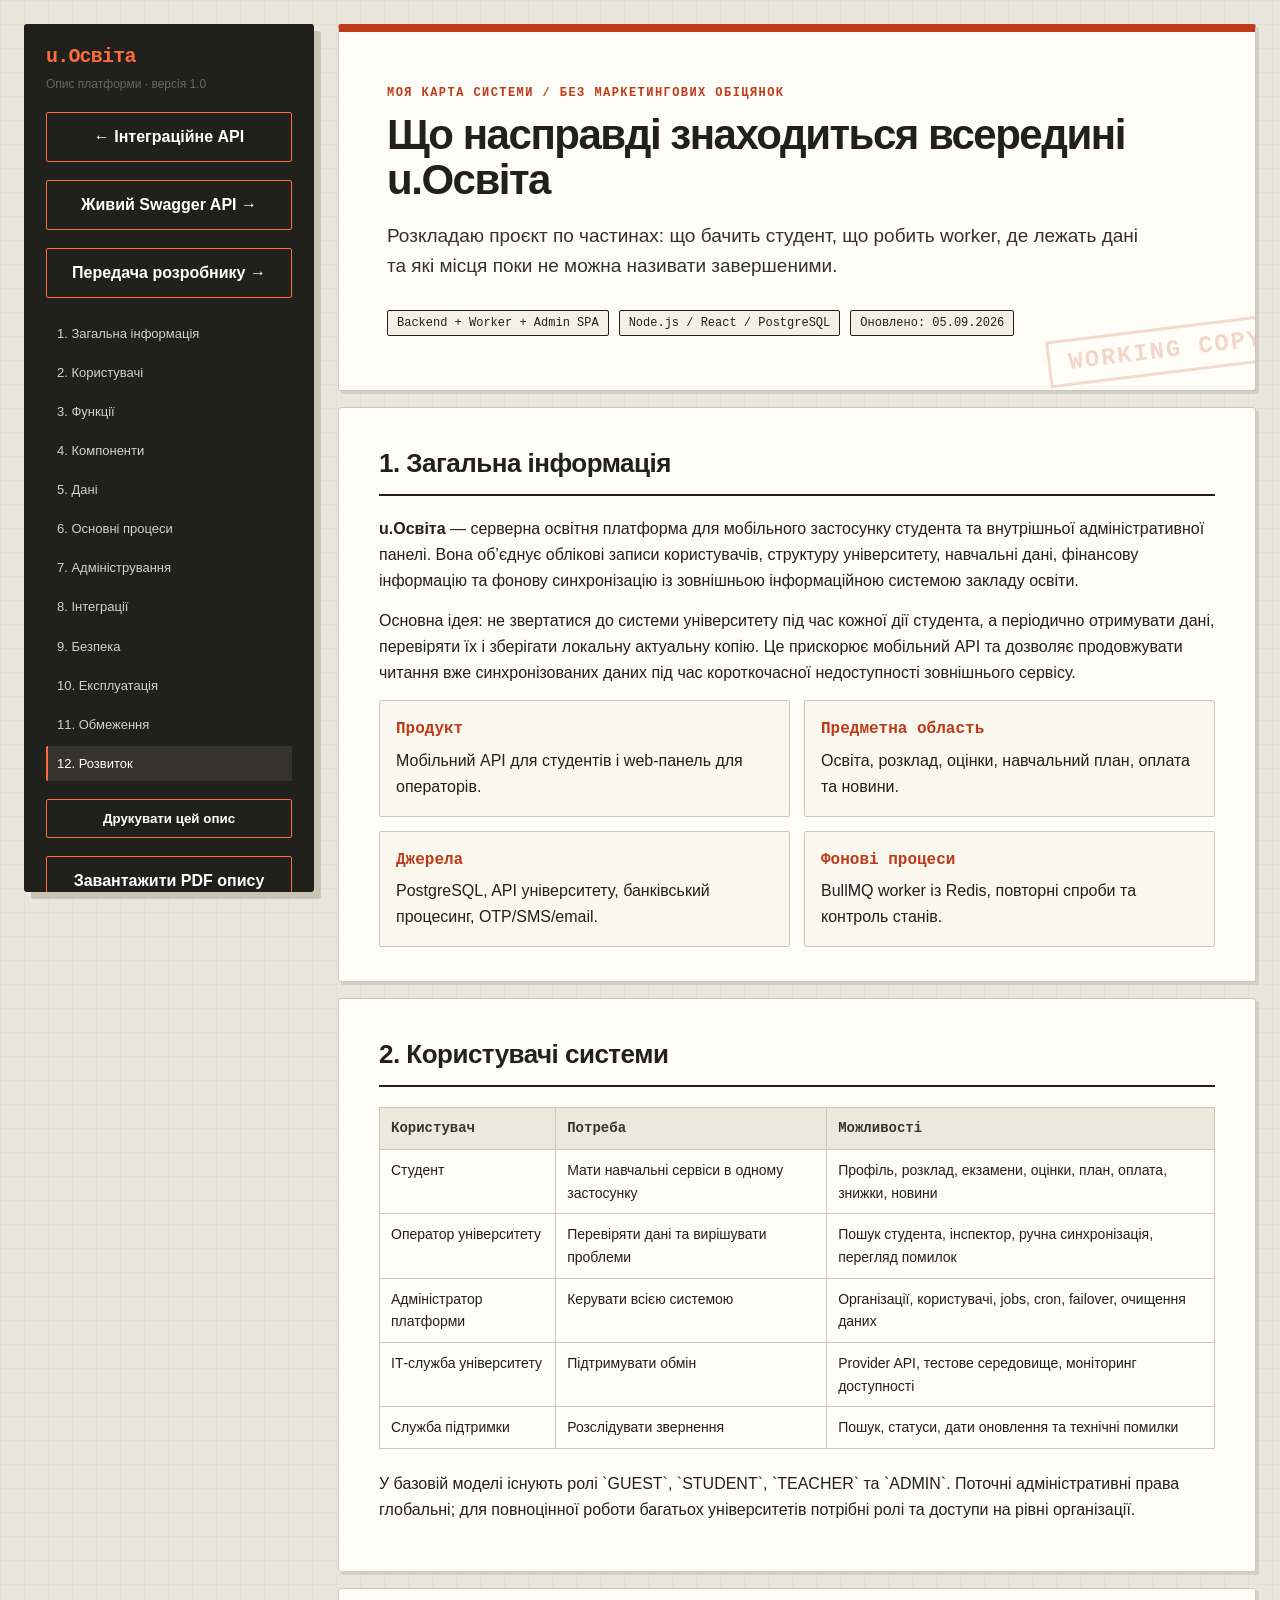
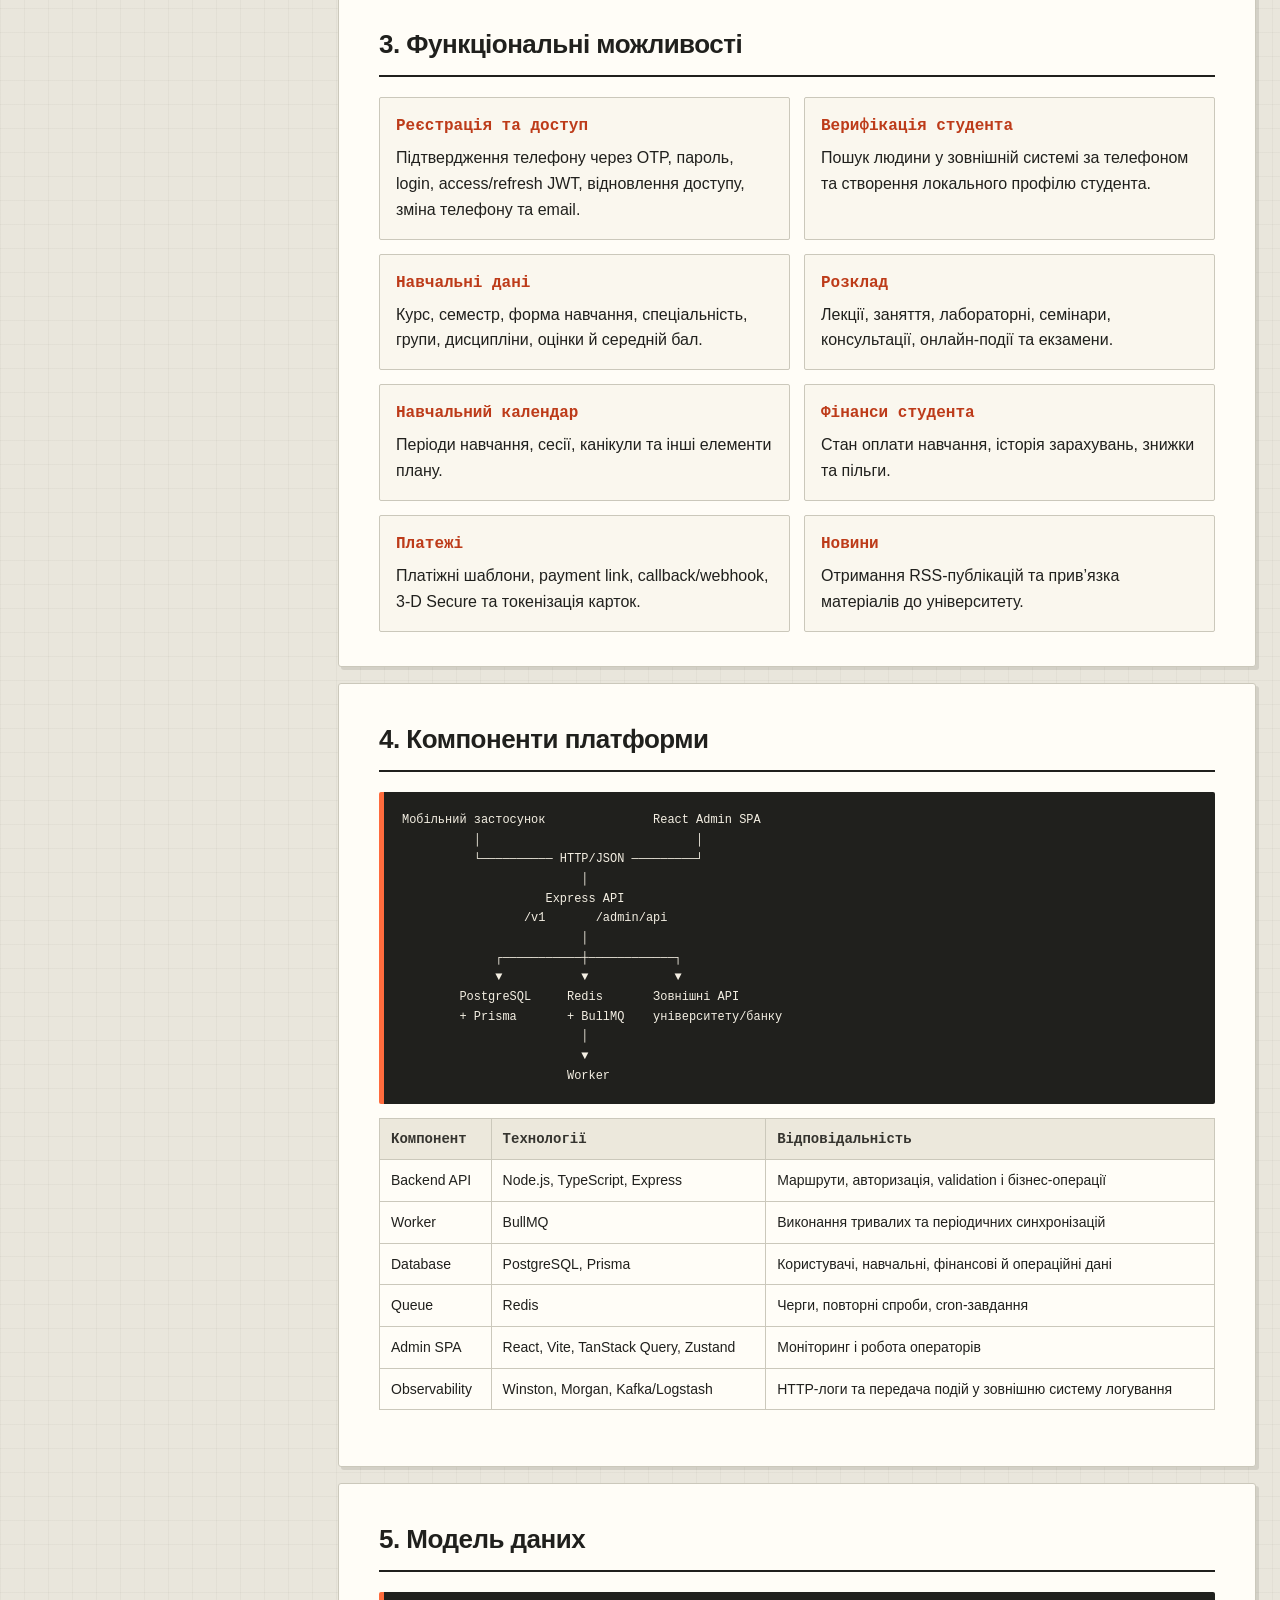
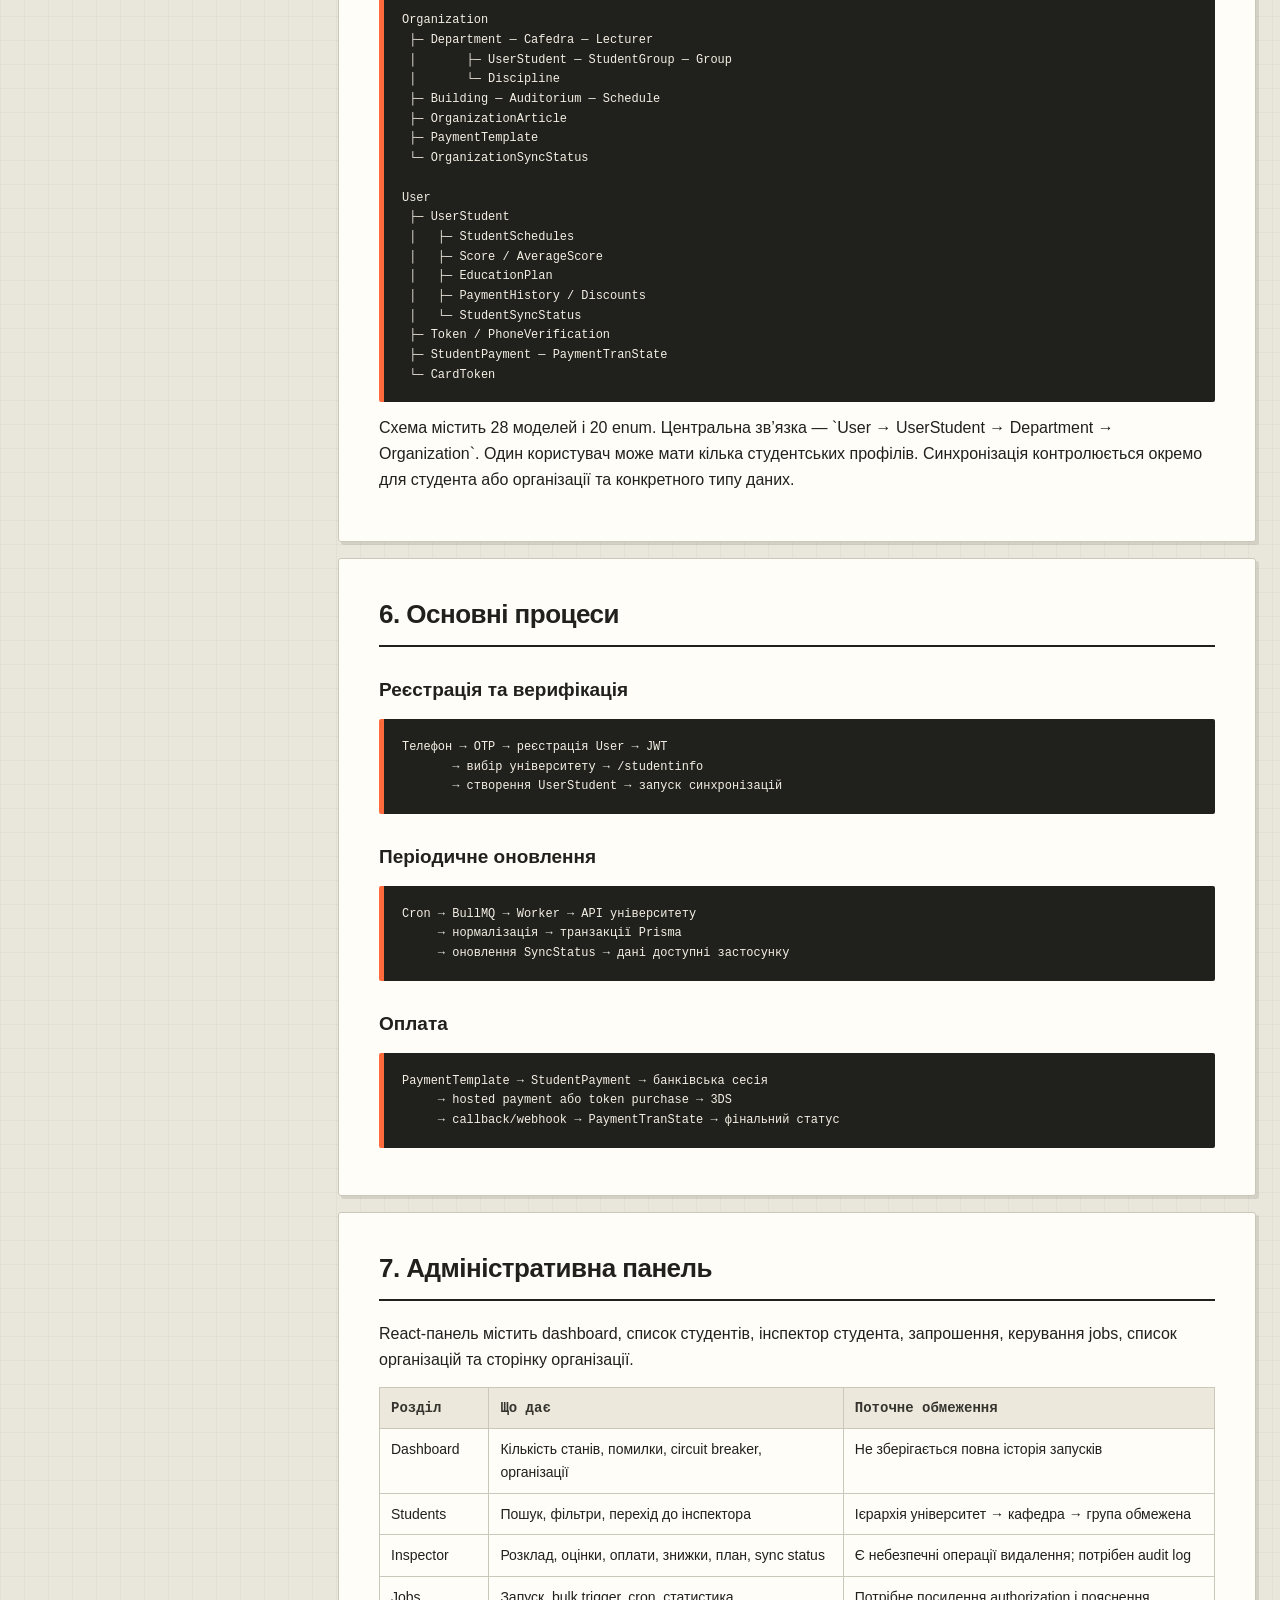
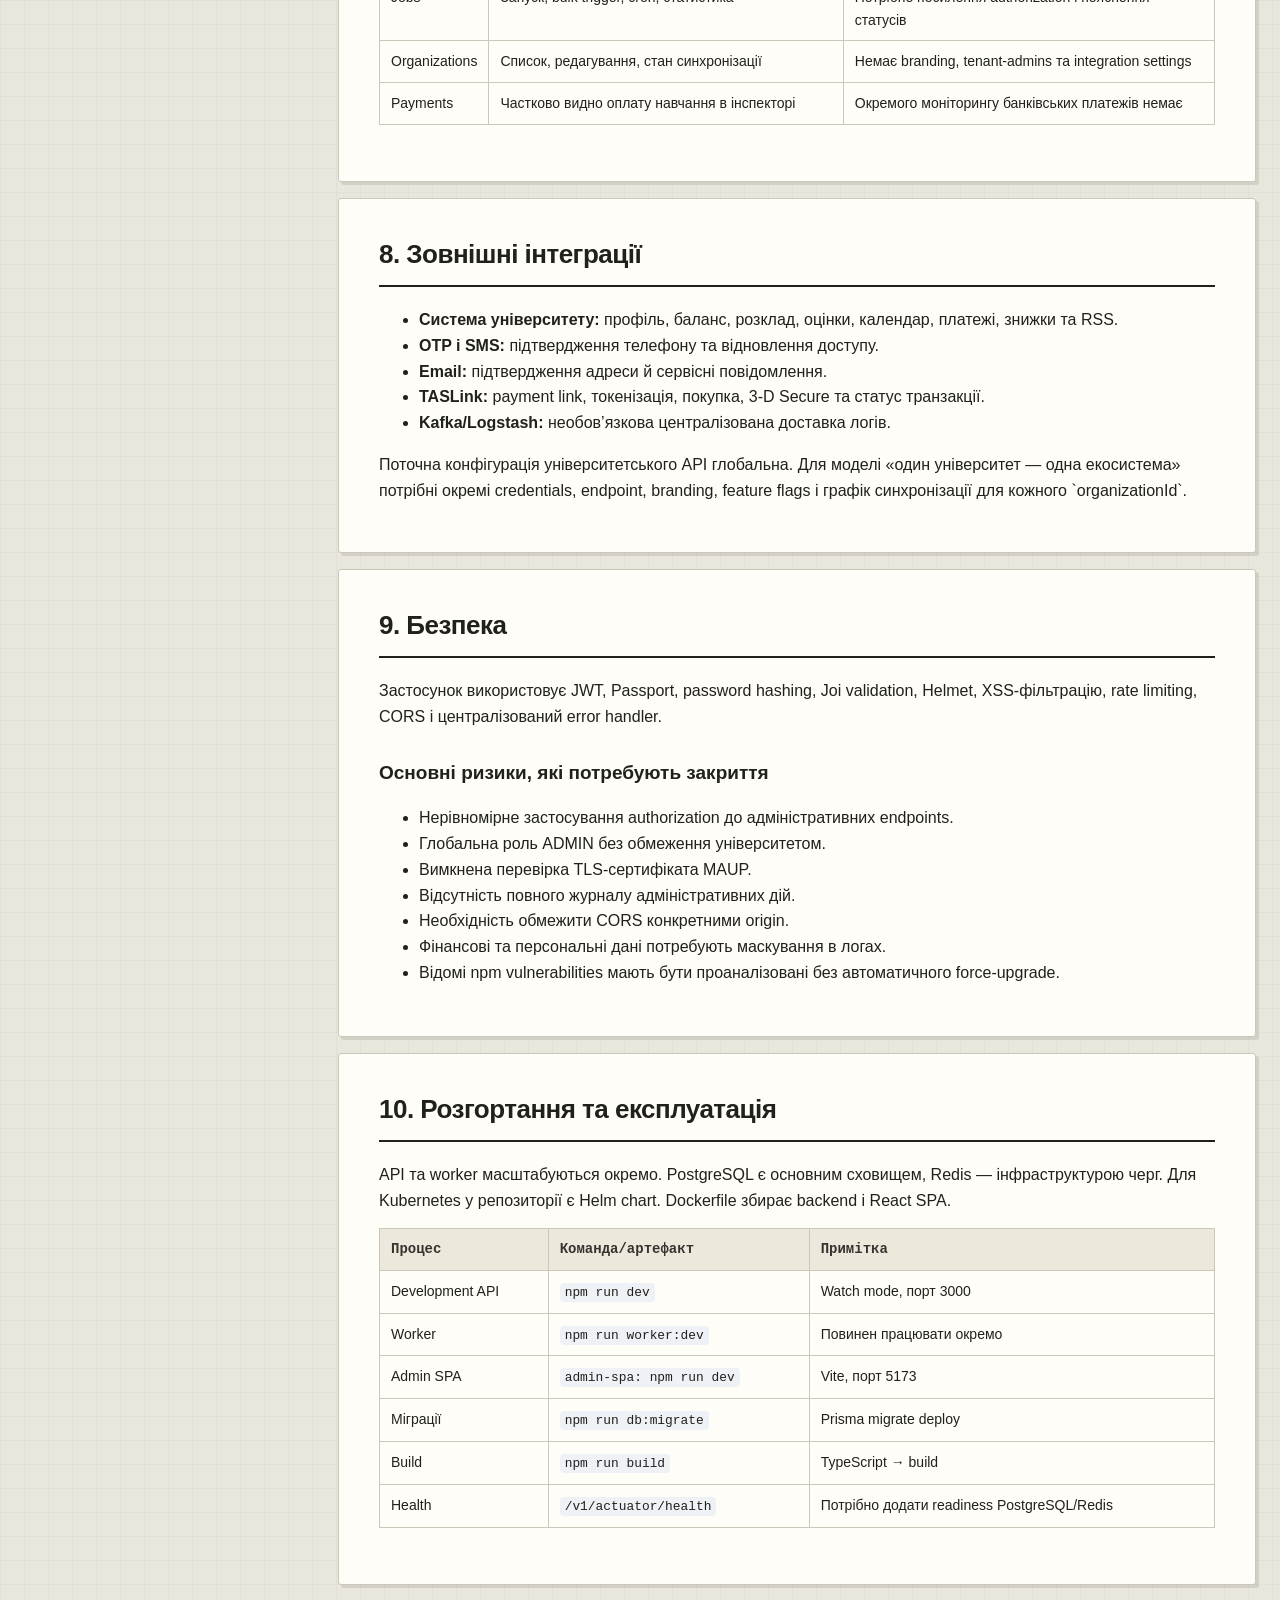
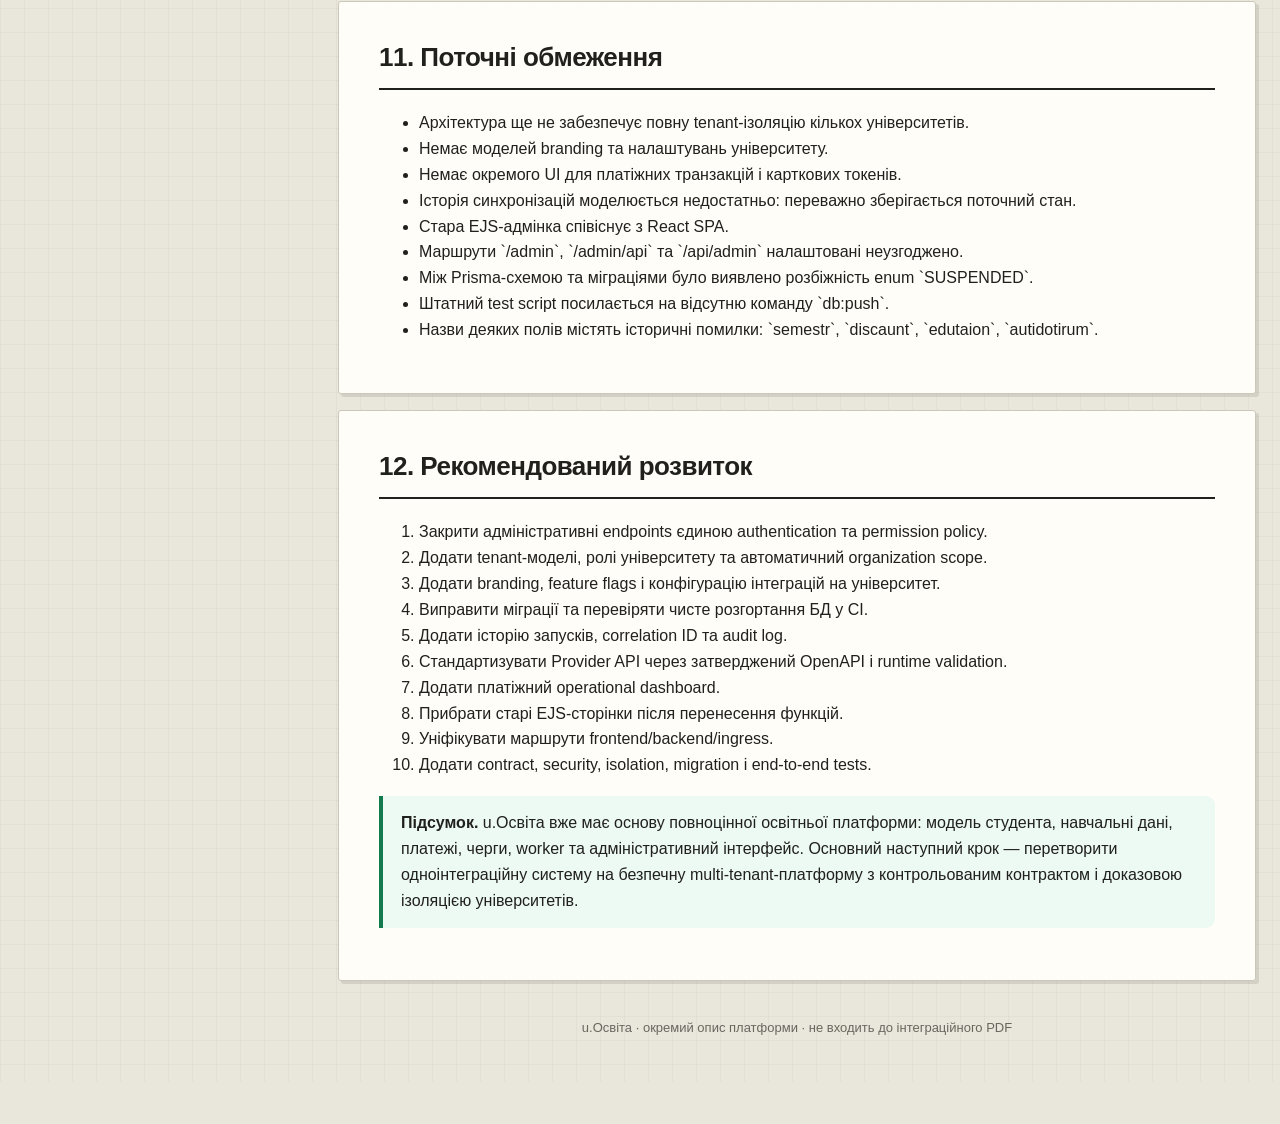
<file: application-overview.html>
<!doctype html>
<html lang="uk">
<head>
  <meta charset="utf-8">
  <meta name="viewport" content="width=device-width,initial-scale=1">
  <title>u.Освіта — повний опис платформи</title>
  <meta name="description" content="Стислий повний опис освітньої платформи u.Освіта">
  <link rel="stylesheet" href="styles.css">
</head>
<body>
  <div class="layout">
    <aside class="sidebar">
      <div class="brand">u.Освіта</div>
      <div class="version">Опис платформи · версія 1.0</div>
      <a class="print-button" style="display:block;text-align:center;text-decoration:none;margin:0 0 18px" href="index.html">← Інтеграційне API</a>
      <a class="print-button" style="display:block;text-align:center;text-decoration:none;margin:0 0 18px" href="swagger.html">Живий Swagger API →</a>
      <a class="print-button" style="display:block;text-align:center;text-decoration:none;margin:0 0 18px" href="developer-handover.html">Передача розробнику →</a>
      <nav class="toc" aria-label="Зміст">
        <a href="#summary">1. Загальна інформація</a>
        <a href="#users">2. Користувачі</a>
        <a href="#functions">3. Функції</a>
        <a href="#components">4. Компоненти</a>
        <a href="#data-model">5. Дані</a>
        <a href="#flows">6. Основні процеси</a>
        <a href="#admin">7. Адміністрування</a>
        <a href="#integrations">8. Інтеграції</a>
        <a href="#security-app">9. Безпека</a>
        <a href="#deployment">10. Експлуатація</a>
        <a href="#limits">11. Обмеження</a>
        <a href="#development">12. Розвиток</a>
      </nav>
      <button class="print-button" type="button" data-print>Друкувати цей опис</button>
      <a class="print-button" style="display:block;text-align:center;text-decoration:none" href="e-osvita-application-overview.pdf" download>Завантажити PDF опису</a>
    </aside>

    <main>
      <header class="hero">
        <div class="eyebrow">Моя карта системи / без маркетингових обіцянок</div>
        <h1>Що насправді знаходиться всередині u.Освіта</h1>
        <p class="lead">Розкладаю проєкт по частинах: що бачить студент, що робить worker, де лежать дані та які місця поки не можна називати завершеними.</p>
        <div class="meta">
          <span class="pill">Backend + Worker + Admin SPA</span>
          <span class="pill">Node.js / React / PostgreSQL</span>
          <span class="pill">Оновлено: 05.09.2026</span>
        </div>
      </header>

      <section id="summary">
        <h2>1. Загальна інформація</h2>
        <p><strong>u.Освіта</strong> — серверна освітня платформа для мобільного застосунку студента та внутрішньої адміністративної панелі. Вона об’єднує облікові записи користувачів, структуру університету, навчальні дані, фінансову інформацію та фонову синхронізацію із зовнішньою інформаційною системою закладу освіти.</p>
        <p>Основна ідея: не звертатися до системи університету під час кожної дії студента, а періодично отримувати дані, перевіряти їх і зберігати локальну актуальну копію. Це прискорює мобільний API та дозволяє продовжувати читання вже синхронізованих даних під час короткочасної недоступності зовнішнього сервісу.</p>
        <div class="grid">
          <div class="card"><strong>Продукт</strong>Мобільний API для студентів і web-панель для операторів.</div>
          <div class="card"><strong>Предметна область</strong>Освіта, розклад, оцінки, навчальний план, оплата та новини.</div>
          <div class="card"><strong>Джерела</strong>PostgreSQL, API університету, банківський процесинг, OTP/SMS/email.</div>
          <div class="card"><strong>Фонові процеси</strong>BullMQ worker із Redis, повторні спроби та контроль станів.</div>
        </div>
      </section>

      <section id="users">
        <h2>2. Користувачі системи</h2>
        <table>
          <thead><tr><th>Користувач</th><th>Потреба</th><th>Можливості</th></tr></thead>
          <tbody>
            <tr><td>Студент</td><td>Мати навчальні сервіси в одному застосунку</td><td>Профіль, розклад, екзамени, оцінки, план, оплата, знижки, новини</td></tr>
            <tr><td>Оператор університету</td><td>Перевіряти дані та вирішувати проблеми</td><td>Пошук студента, інспектор, ручна синхронізація, перегляд помилок</td></tr>
            <tr><td>Адміністратор платформи</td><td>Керувати всією системою</td><td>Організації, користувачі, jobs, cron, failover, очищення даних</td></tr>
            <tr><td>ІТ-служба університету</td><td>Підтримувати обмін</td><td>Provider API, тестове середовище, моніторинг доступності</td></tr>
            <tr><td>Служба підтримки</td><td>Розслідувати звернення</td><td>Пошук, статуси, дати оновлення та технічні помилки</td></tr>
          </tbody>
        </table>
        <p>У базовій моделі існують ролі `GUEST`, `STUDENT`, `TEACHER` та `ADMIN`. Поточні адміністративні права глобальні; для повноцінної роботи багатьох університетів потрібні ролі та доступи на рівні організації.</p>
      </section>

      <section id="functions">
        <h2>3. Функціональні можливості</h2>
        <div class="grid">
          <div class="card"><strong>Реєстрація та доступ</strong>Підтвердження телефону через OTP, пароль, login, access/refresh JWT, відновлення доступу, зміна телефону та email.</div>
          <div class="card"><strong>Верифікація студента</strong>Пошук людини у зовнішній системі за телефоном та створення локального профілю студента.</div>
          <div class="card"><strong>Навчальні дані</strong>Курс, семестр, форма навчання, спеціальність, групи, дисципліни, оцінки й середній бал.</div>
          <div class="card"><strong>Розклад</strong>Лекції, заняття, лабораторні, семінари, консультації, онлайн-події та екзамени.</div>
          <div class="card"><strong>Навчальний календар</strong>Періоди навчання, сесії, канікули та інші елементи плану.</div>
          <div class="card"><strong>Фінанси студента</strong>Стан оплати навчання, історія зарахувань, знижки та пільги.</div>
          <div class="card"><strong>Платежі</strong>Платіжні шаблони, payment link, callback/webhook, 3-D Secure та токенізація карток.</div>
          <div class="card"><strong>Новини</strong>Отримання RSS-публікацій та прив’язка матеріалів до університету.</div>
        </div>
      </section>

      <section id="components" class="page-break">
        <h2>4. Компоненти платформи</h2>
        <pre><code>Мобільний застосунок               React Admin SPA
          │                              │
          └────────── HTTP/JSON ─────────┘
                         │
                    Express API
                 /v1       /admin/api
                         │
             ┌───────────┼────────────┐
             ▼           ▼            ▼
        PostgreSQL     Redis       Зовнішні API
        + Prisma       + BullMQ    університету/банку
                         │
                         ▼
                       Worker</code></pre>
        <table>
          <thead><tr><th>Компонент</th><th>Технології</th><th>Відповідальність</th></tr></thead>
          <tbody>
            <tr><td>Backend API</td><td>Node.js, TypeScript, Express</td><td>Маршрути, авторизація, validation і бізнес-операції</td></tr>
            <tr><td>Worker</td><td>BullMQ</td><td>Виконання тривалих та періодичних синхронізацій</td></tr>
            <tr><td>Database</td><td>PostgreSQL, Prisma</td><td>Користувачі, навчальні, фінансові й операційні дані</td></tr>
            <tr><td>Queue</td><td>Redis</td><td>Черги, повторні спроби, cron-завдання</td></tr>
            <tr><td>Admin SPA</td><td>React, Vite, TanStack Query, Zustand</td><td>Моніторинг і робота операторів</td></tr>
            <tr><td>Observability</td><td>Winston, Morgan, Kafka/Logstash</td><td>HTTP-логи та передача подій у зовнішню систему логування</td></tr>
          </tbody>
        </table>
      </section>

      <section id="data-model">
        <h2>5. Модель даних</h2>
        <pre><code>Organization
 ├─ Department ─ Cafedra ─ Lecturer
 │       ├─ UserStudent ─ StudentGroup ─ Group
 │       └─ Discipline
 ├─ Building ─ Auditorium ─ Schedule
 ├─ OrganizationArticle
 ├─ PaymentTemplate
 └─ OrganizationSyncStatus

User
 ├─ UserStudent
 │   ├─ StudentSchedules
 │   ├─ Score / AverageScore
 │   ├─ EducationPlan
 │   ├─ PaymentHistory / Discounts
 │   └─ StudentSyncStatus
 ├─ Token / PhoneVerification
 ├─ StudentPayment ─ PaymentTranState
 └─ CardToken</code></pre>
        <p>Схема містить 28 моделей і 20 enum. Центральна зв’язка — `User → UserStudent → Department → Organization`. Один користувач може мати кілька студентських профілів. Синхронізація контролюється окремо для студента або організації та конкретного типу даних.</p>
      </section>

      <section id="flows">
        <h2>6. Основні процеси</h2>
        <h3>Реєстрація та верифікація</h3>
        <pre><code>Телефон → OTP → реєстрація User → JWT
       → вибір університету → /studentinfo
       → створення UserStudent → запуск синхронізацій</code></pre>
        <h3>Періодичне оновлення</h3>
        <pre><code>Cron → BullMQ → Worker → API університету
     → нормалізація → транзакції Prisma
     → оновлення SyncStatus → дані доступні застосунку</code></pre>
        <h3>Оплата</h3>
        <pre><code>PaymentTemplate → StudentPayment → банківська сесія
     → hosted payment або token purchase → 3DS
     → callback/webhook → PaymentTranState → фінальний статус</code></pre>
      </section>

      <section id="admin">
        <h2>7. Адміністративна панель</h2>
        <p>React-панель містить dashboard, список студентів, інспектор студента, запрошення, керування jobs, список організацій та сторінку організації.</p>
        <table>
          <thead><tr><th>Розділ</th><th>Що дає</th><th>Поточне обмеження</th></tr></thead>
          <tbody>
            <tr><td>Dashboard</td><td>Кількість станів, помилки, circuit breaker, організації</td><td>Не зберігається повна історія запусків</td></tr>
            <tr><td>Students</td><td>Пошук, фільтри, перехід до інспектора</td><td>Ієрархія університет → кафедра → група обмежена</td></tr>
            <tr><td>Inspector</td><td>Розклад, оцінки, оплати, знижки, план, sync status</td><td>Є небезпечні операції видалення; потрібен audit log</td></tr>
            <tr><td>Jobs</td><td>Запуск, bulk trigger, cron, статистика</td><td>Потрібне посилення authorization і пояснення статусів</td></tr>
            <tr><td>Organizations</td><td>Список, редагування, стан синхронізації</td><td>Немає branding, tenant-admins та integration settings</td></tr>
            <tr><td>Payments</td><td>Частково видно оплату навчання в інспекторі</td><td>Окремого моніторингу банківських платежів немає</td></tr>
          </tbody>
        </table>
      </section>

      <section id="integrations">
        <h2>8. Зовнішні інтеграції</h2>
        <ul>
          <li><strong>Система університету:</strong> профіль, баланс, розклад, оцінки, календар, платежі, знижки та RSS.</li>
          <li><strong>OTP і SMS:</strong> підтвердження телефону та відновлення доступу.</li>
          <li><strong>Email:</strong> підтвердження адреси й сервісні повідомлення.</li>
          <li><strong>TASLink:</strong> payment link, токенізація, покупка, 3-D Secure та статус транзакції.</li>
          <li><strong>Kafka/Logstash:</strong> необов’язкова централізована доставка логів.</li>
        </ul>
        <p>Поточна конфігурація університетського API глобальна. Для моделі «один університет — одна екосистема» потрібні окремі credentials, endpoint, branding, feature flags і графік синхронізації для кожного `organizationId`.</p>
      </section>

      <section id="security-app" class="page-break">
        <h2>9. Безпека</h2>
        <p>Застосунок використовує JWT, Passport, password hashing, Joi validation, Helmet, XSS-фільтрацію, rate limiting, CORS і централізований error handler.</p>
        <h3>Основні ризики, які потребують закриття</h3>
        <ul>
          <li>Нерівномірне застосування authorization до адміністративних endpoints.</li>
          <li>Глобальна роль ADMIN без обмеження університетом.</li>
          <li>Вимкнена перевірка TLS-сертифіката MAUP.</li>
          <li>Відсутність повного журналу адміністративних дій.</li>
          <li>Необхідність обмежити CORS конкретними origin.</li>
          <li>Фінансові та персональні дані потребують маскування в логах.</li>
          <li>Відомі npm vulnerabilities мають бути проаналізовані без автоматичного force-upgrade.</li>
        </ul>
      </section>

      <section id="deployment">
        <h2>10. Розгортання та експлуатація</h2>
        <p>API та worker масштабуються окремо. PostgreSQL є основним сховищем, Redis — інфраструктурою черг. Для Kubernetes у репозиторії є Helm chart. Dockerfile збирає backend і React SPA.</p>
        <table>
          <thead><tr><th>Процес</th><th>Команда/артефакт</th><th>Примітка</th></tr></thead>
          <tbody>
            <tr><td>Development API</td><td><code>npm run dev</code></td><td>Watch mode, порт 3000</td></tr>
            <tr><td>Worker</td><td><code>npm run worker:dev</code></td><td>Повинен працювати окремо</td></tr>
            <tr><td>Admin SPA</td><td><code>admin-spa: npm run dev</code></td><td>Vite, порт 5173</td></tr>
            <tr><td>Міграції</td><td><code>npm run db:migrate</code></td><td>Prisma migrate deploy</td></tr>
            <tr><td>Build</td><td><code>npm run build</code></td><td>TypeScript → build</td></tr>
            <tr><td>Health</td><td><code>/v1/actuator/health</code></td><td>Потрібно додати readiness PostgreSQL/Redis</td></tr>
          </tbody>
        </table>
      </section>

      <section id="limits">
        <h2>11. Поточні обмеження</h2>
        <ul>
          <li>Архітектура ще не забезпечує повну tenant-ізоляцію кількох університетів.</li>
          <li>Немає моделей branding та налаштувань університету.</li>
          <li>Немає окремого UI для платіжних транзакцій і карткових токенів.</li>
          <li>Історія синхронізацій моделюється недостатньо: переважно зберігається поточний стан.</li>
          <li>Стара EJS-адмінка співіснує з React SPA.</li>
          <li>Маршрути `/admin`, `/admin/api` та `/api/admin` налаштовані неузгоджено.</li>
          <li>Між Prisma-схемою та міграціями було виявлено розбіжність enum `SUSPENDED`.</li>
          <li>Штатний test script посилається на відсутню команду `db:push`.</li>
          <li>Назви деяких полів містять історичні помилки: `semestr`, `discaunt`, `edutaion`, `autidotirum`.</li>
        </ul>
      </section>

      <section id="development">
        <h2>12. Рекомендований розвиток</h2>
        <ol>
          <li>Закрити адміністративні endpoints єдиною authentication та permission policy.</li>
          <li>Додати tenant-моделі, ролі університету та автоматичний organization scope.</li>
          <li>Додати branding, feature flags і конфігурацію інтеграцій на університет.</li>
          <li>Виправити міграції та перевіряти чисте розгортання БД у CI.</li>
          <li>Додати історію запусків, correlation ID та audit log.</li>
          <li>Стандартизувати Provider API через затверджений OpenAPI і runtime validation.</li>
          <li>Додати платіжний operational dashboard.</li>
          <li>Прибрати старі EJS-сторінки після перенесення функцій.</li>
          <li>Уніфікувати маршрути frontend/backend/ingress.</li>
          <li>Додати contract, security, isolation, migration і end-to-end tests.</li>
        </ol>
        <div class="callout good"><strong>Підсумок.</strong> u.Освіта вже має основу повноцінної освітньої платформи: модель студента, навчальні дані, платежі, черги, worker та адміністративний інтерфейс. Основний наступний крок — перетворити одноінтеграційну систему на безпечну multi-tenant-платформу з контрольованим контрактом і доказовою ізоляцією університетів.</div>
      </section>

      <div class="footer">u.Освіта · окремий опис платформи · не входить до інтеграційного PDF</div>
    </main>
  </div>
  <script src="app.js"></script>
</body>
</html>
</file>
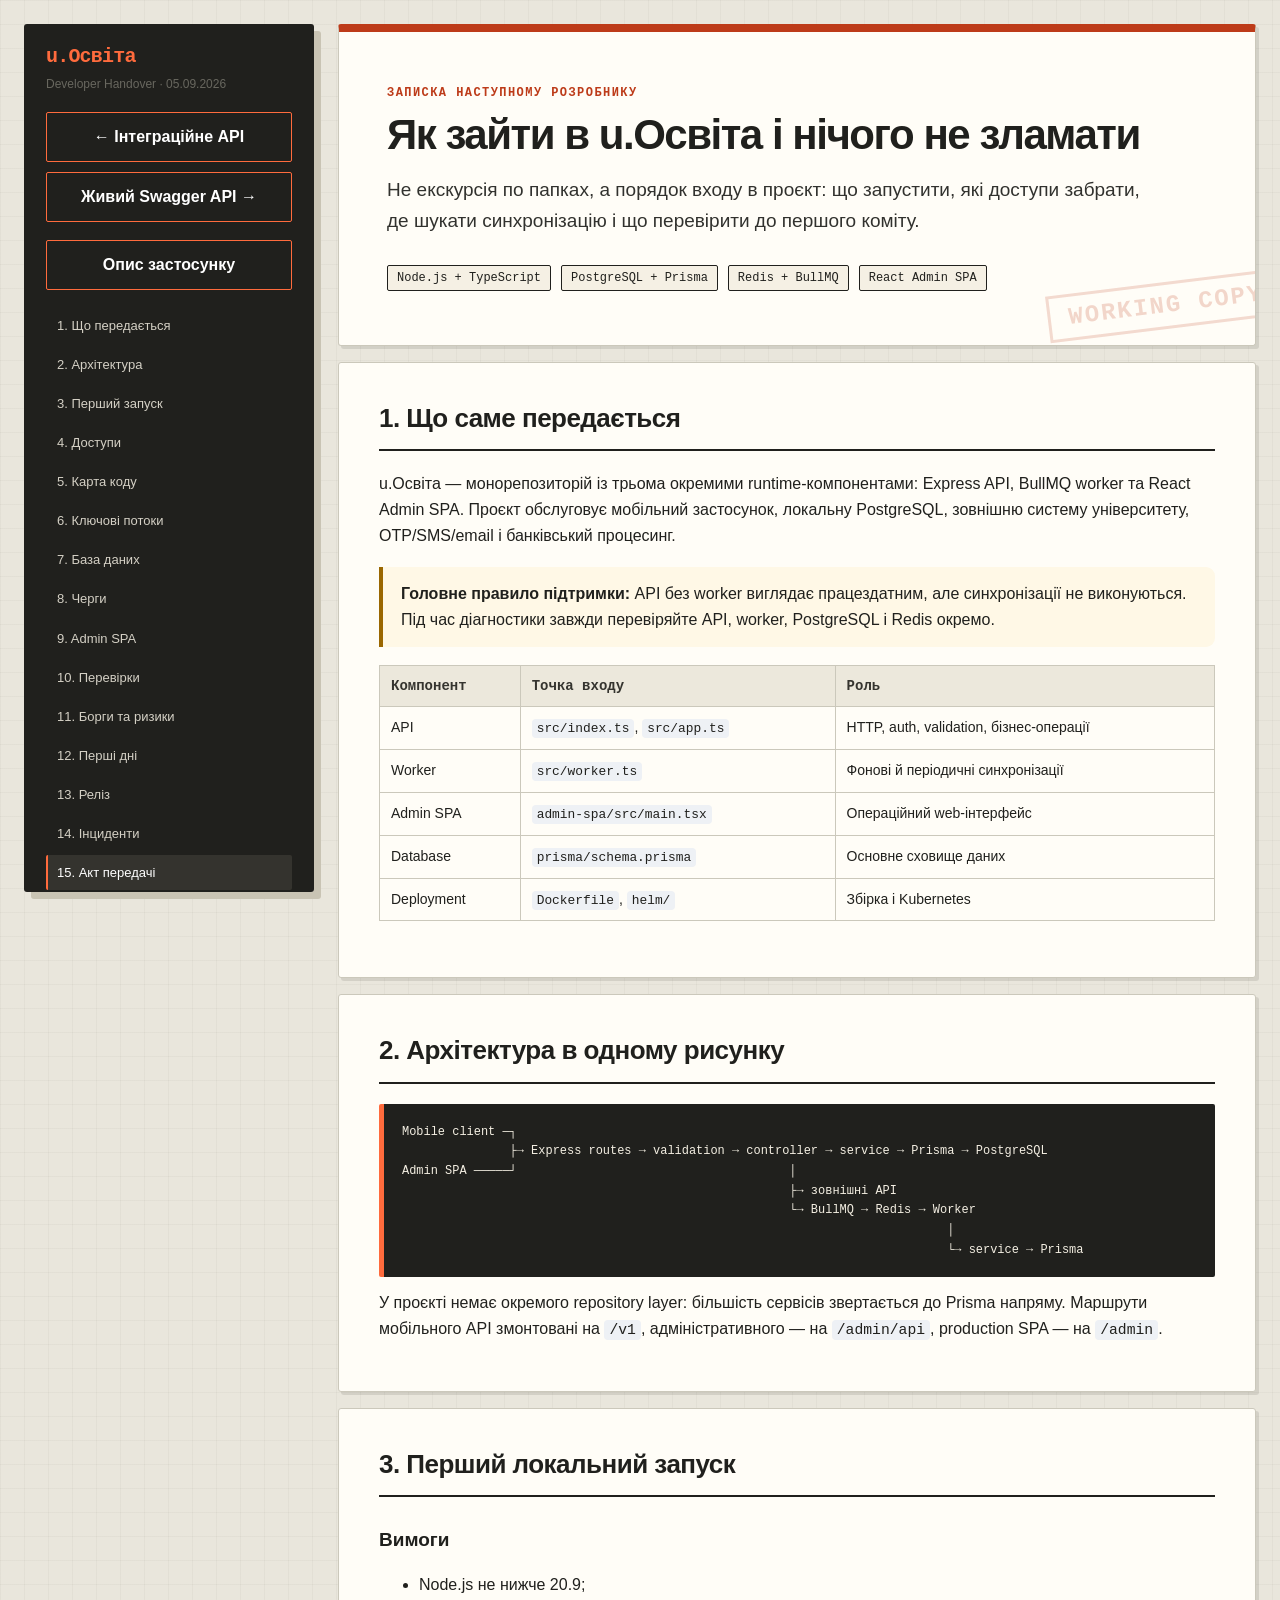
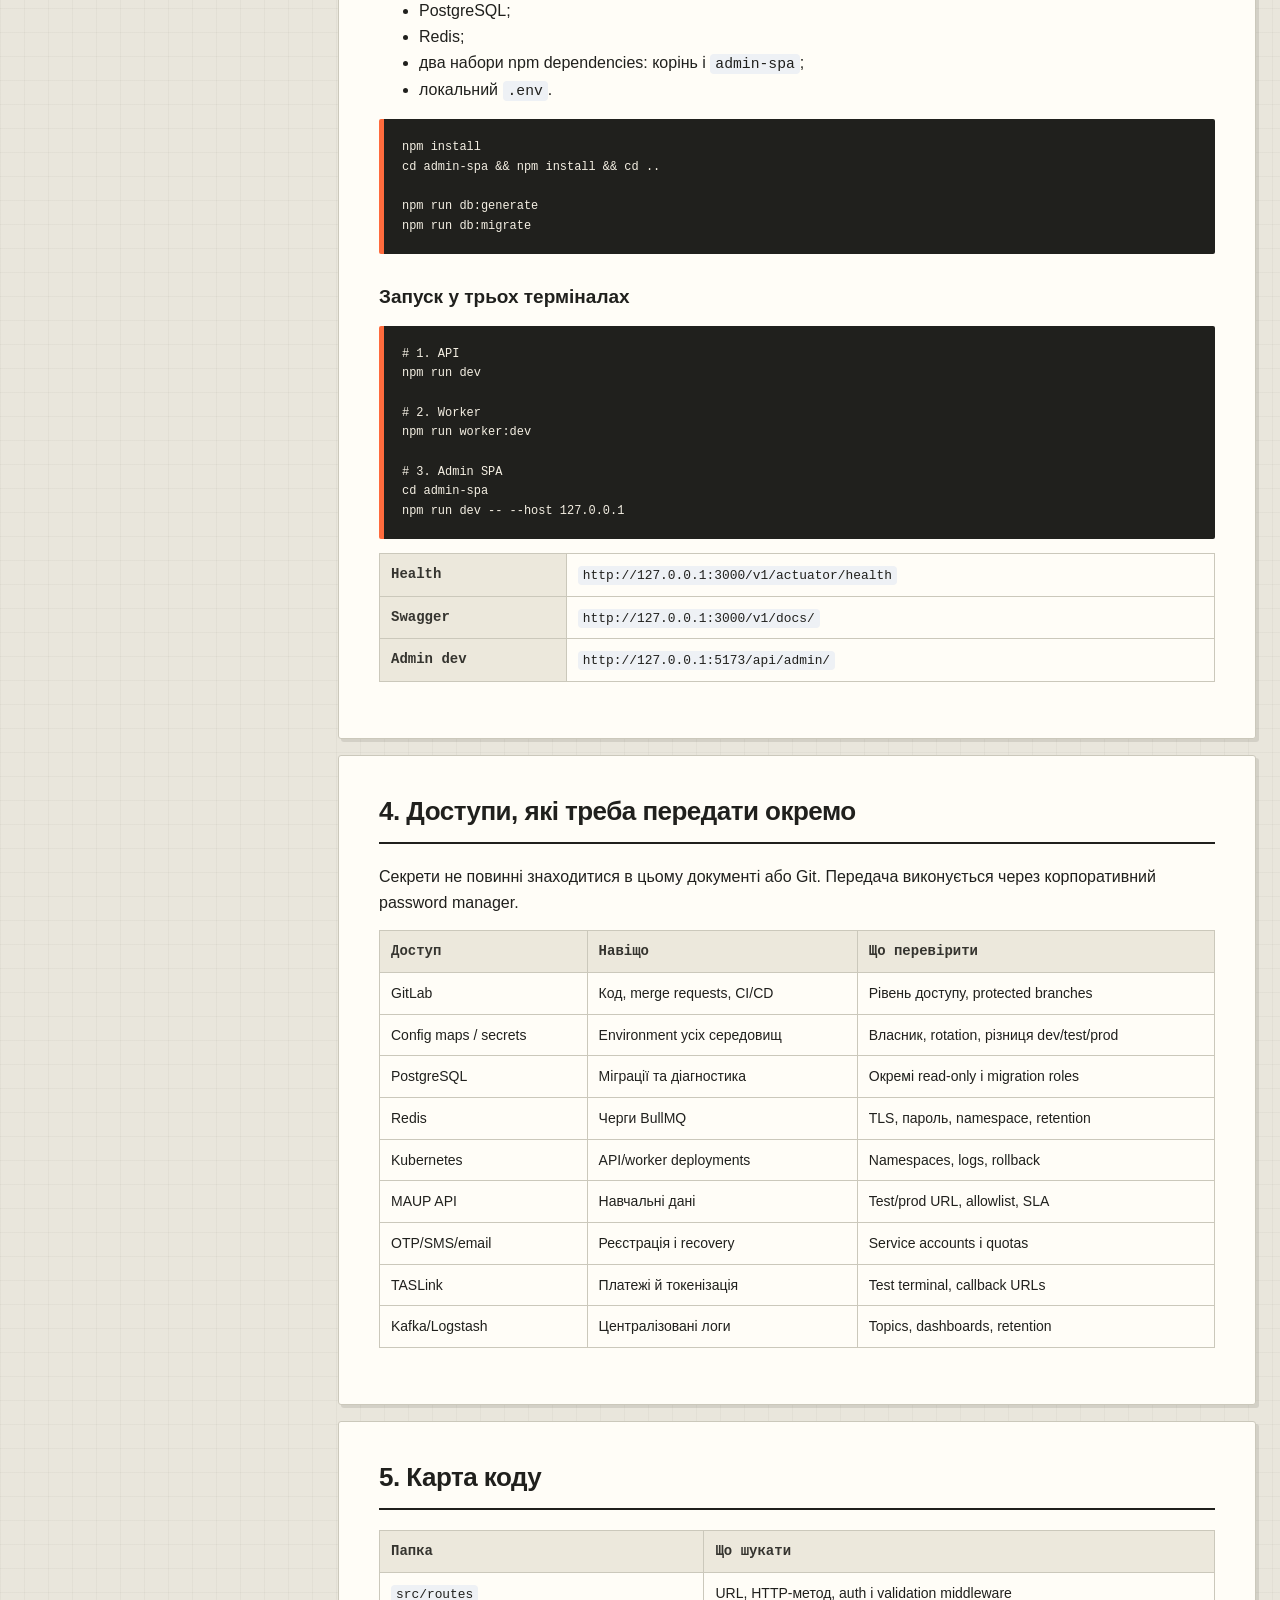
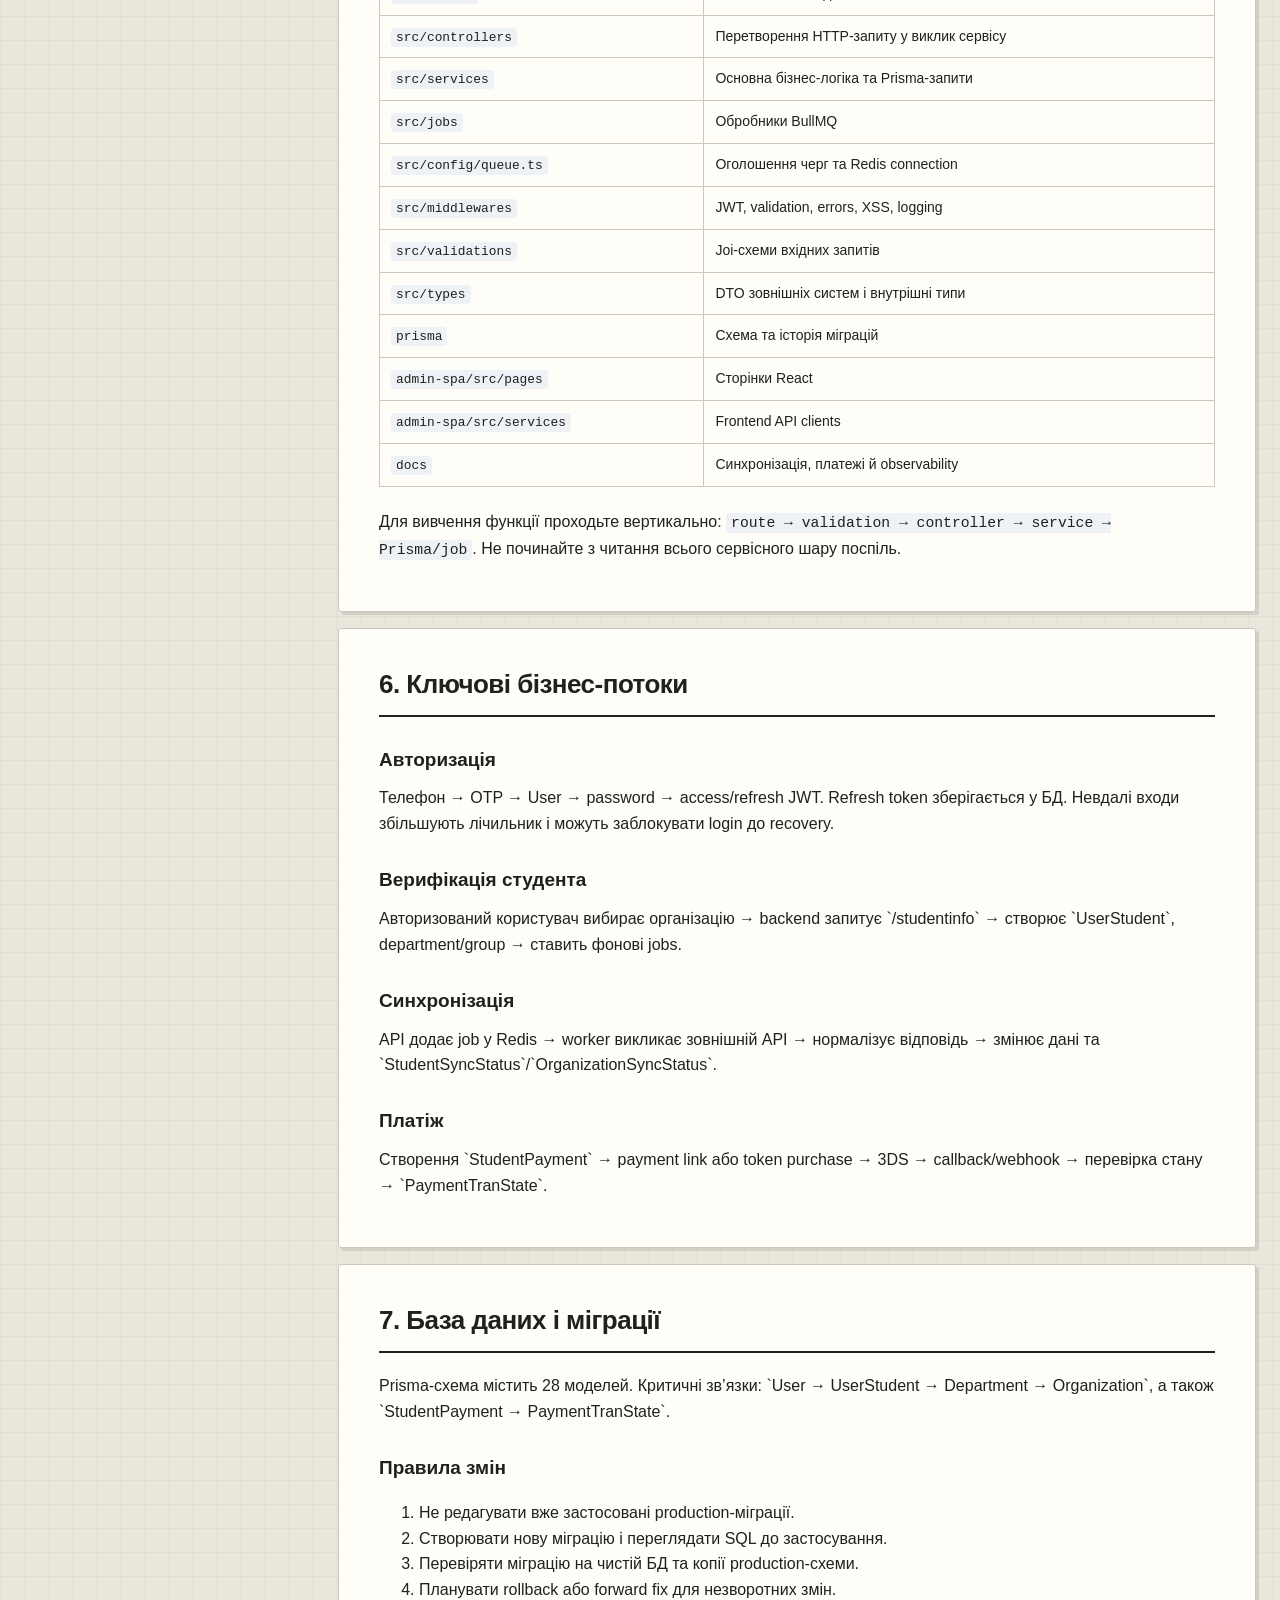
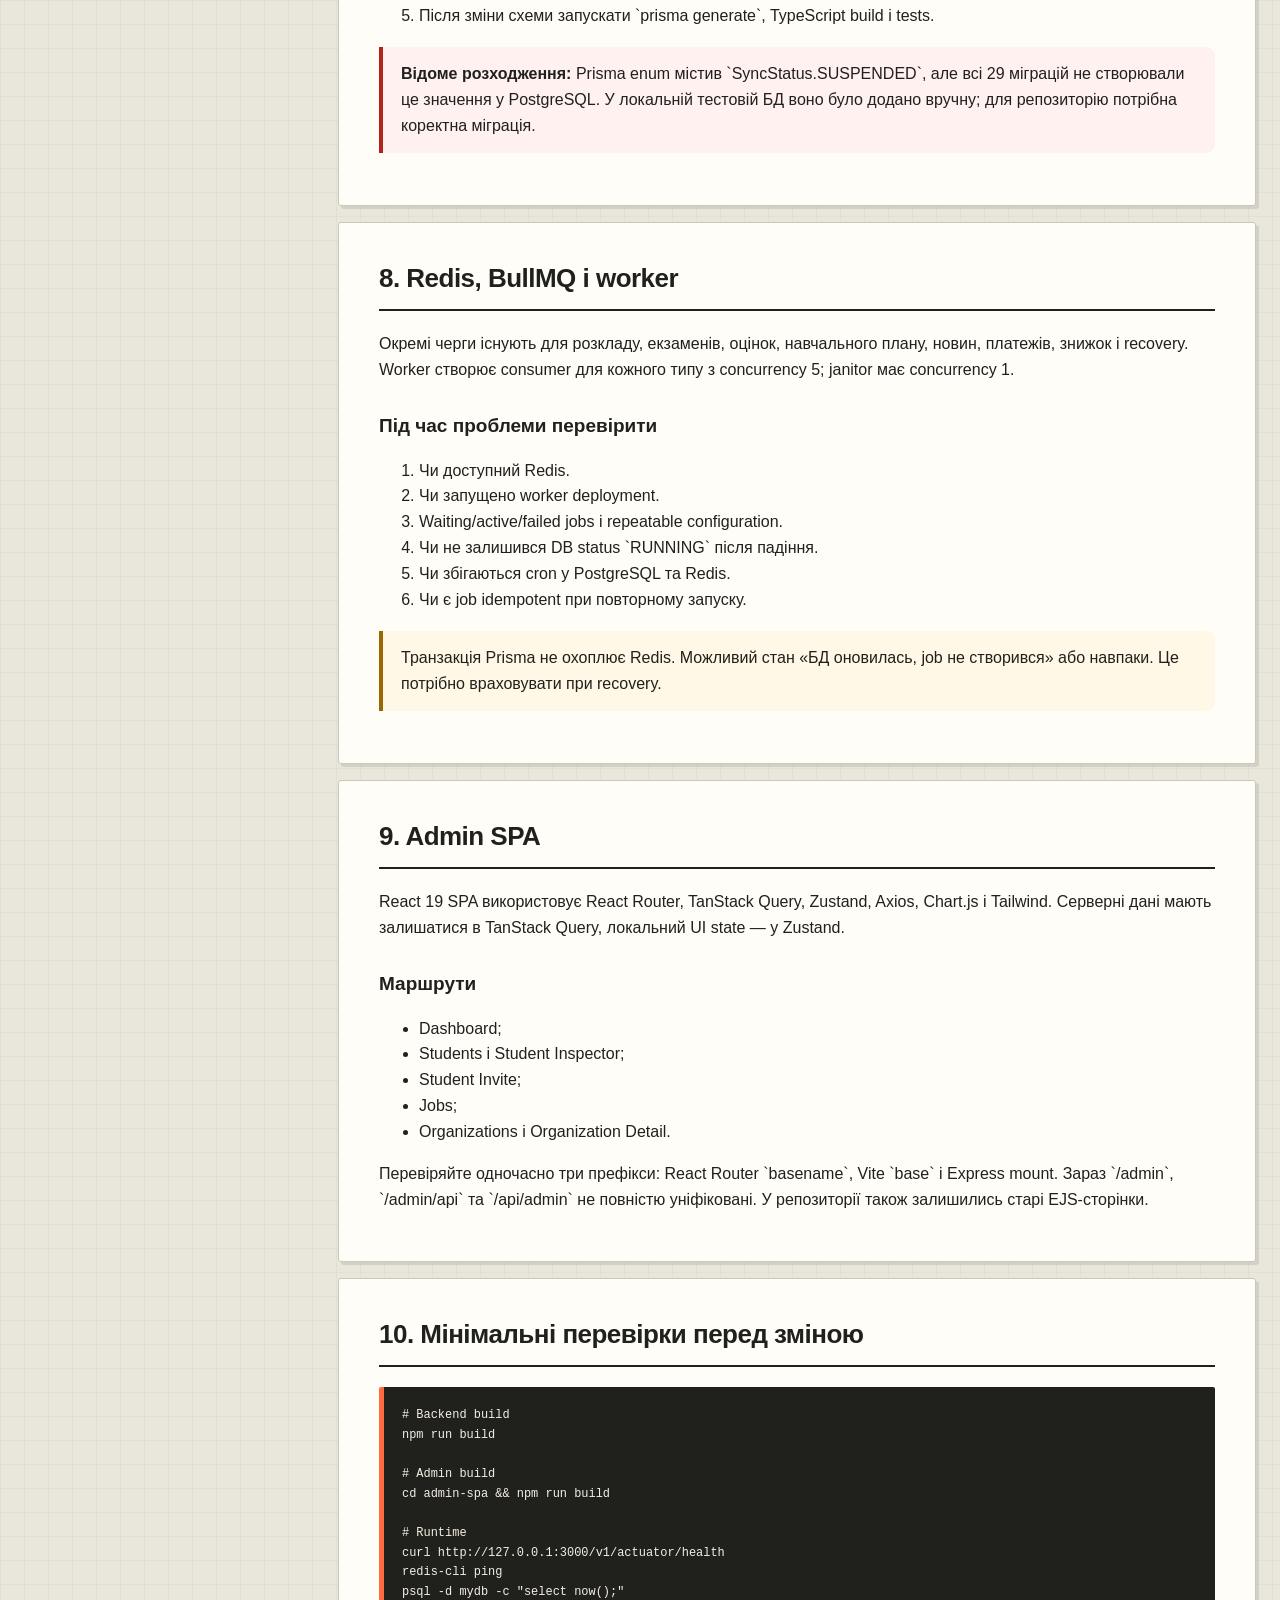
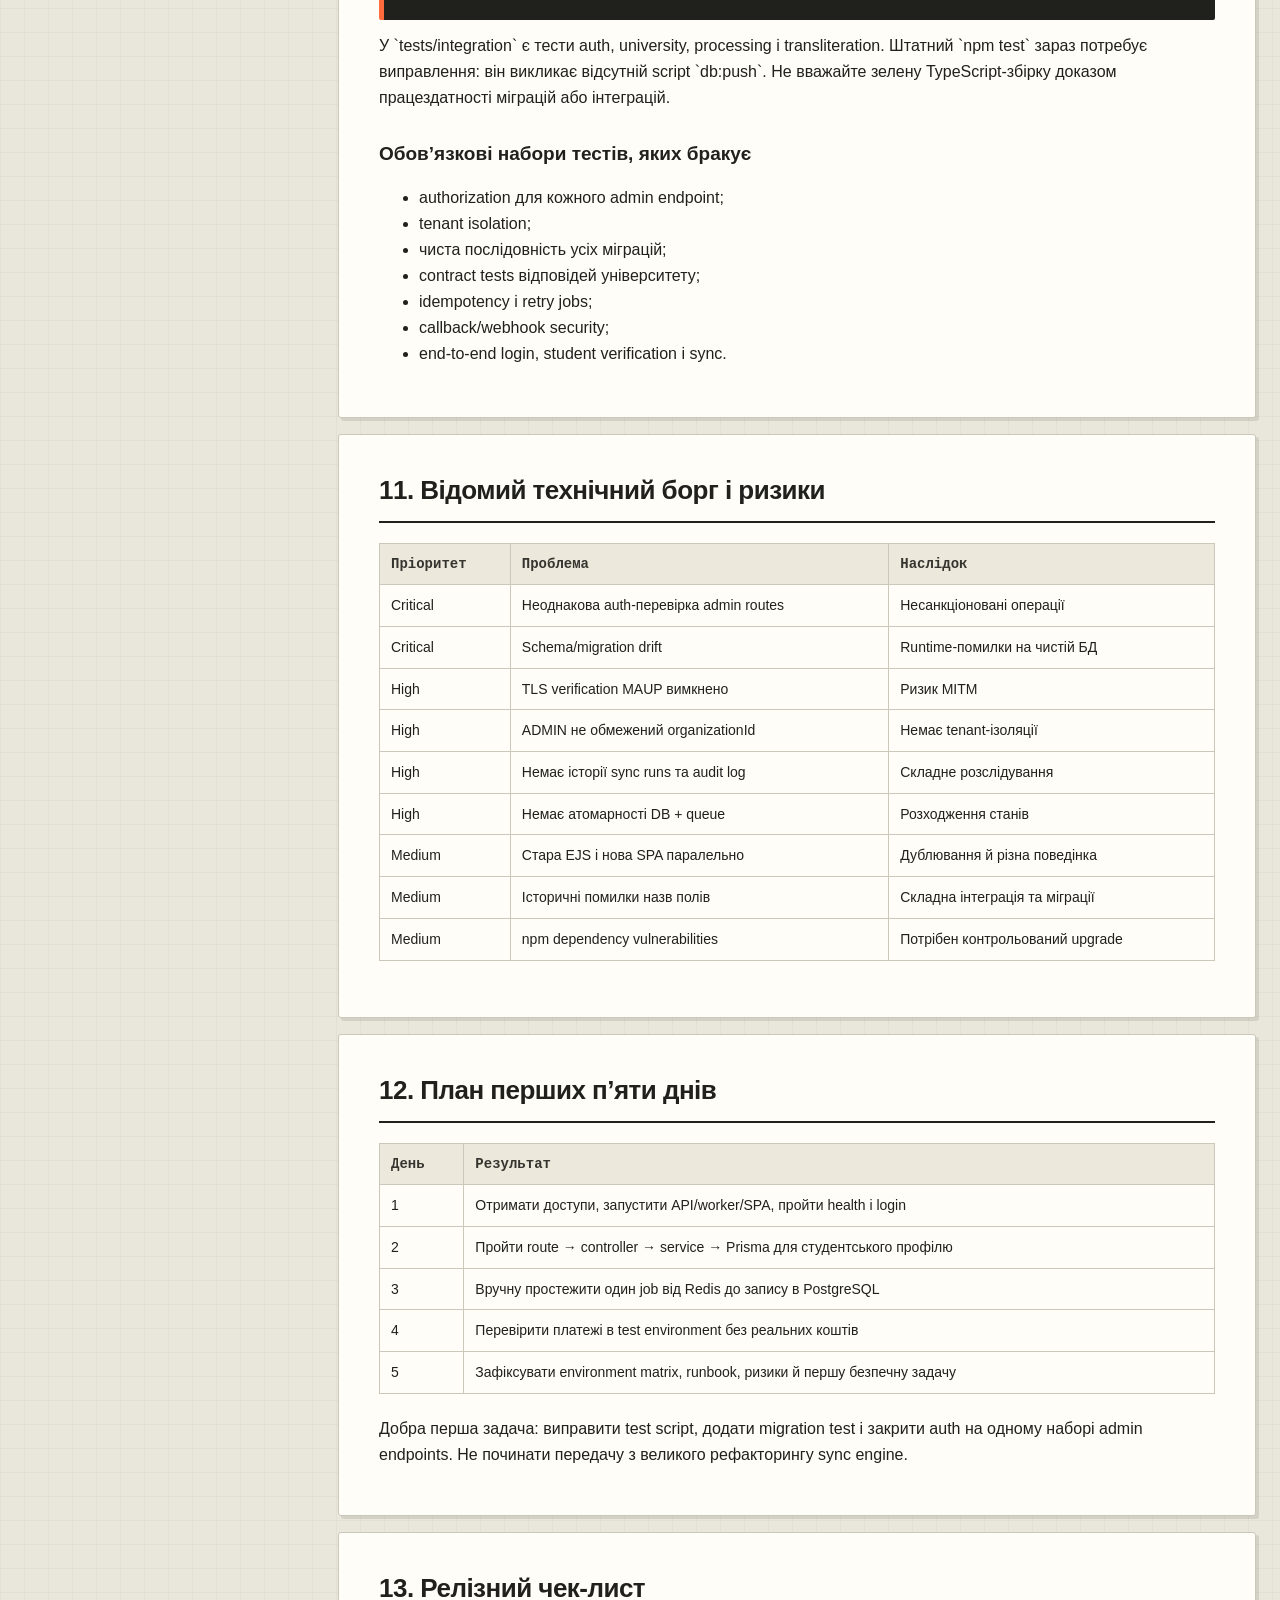
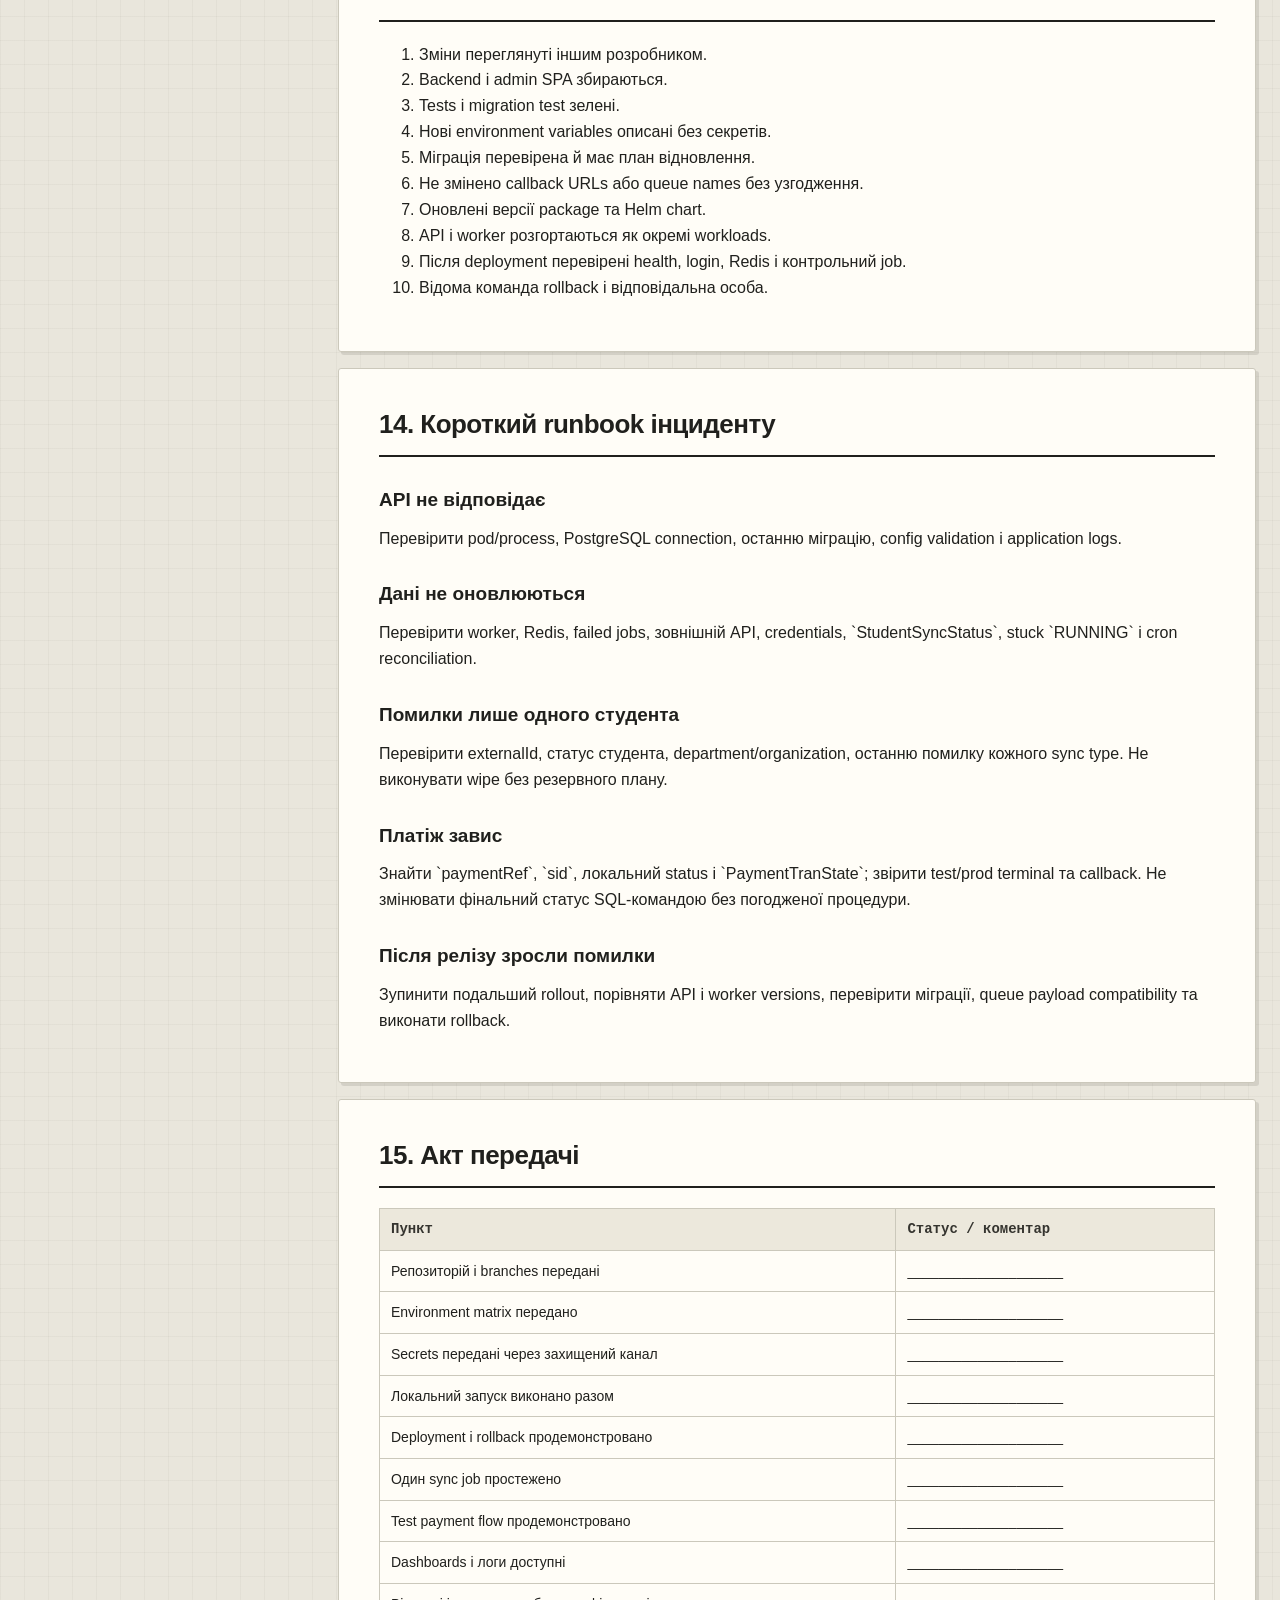
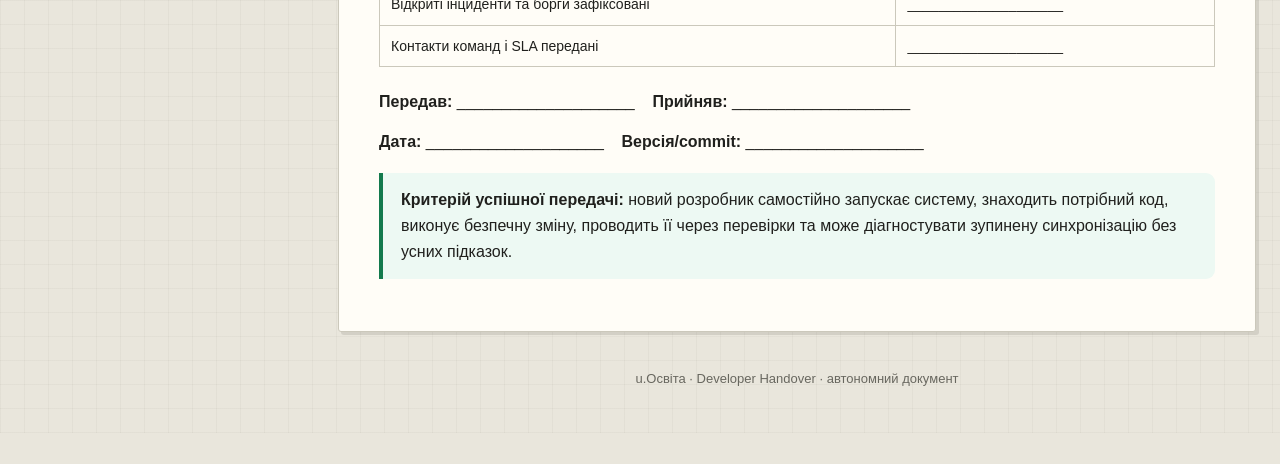
<file: developer-handover.html>
<!doctype html>
<html lang="uk">
<head>
  <meta charset="utf-8">
  <meta name="viewport" content="width=device-width,initial-scale=1">
  <title>u.Освіта — передача проєкту розробнику</title>
  <meta name="description" content="Практичний документ передачі платформи u.Освіта новому розробнику">
  <link rel="stylesheet" href="styles.css">
</head>
<body>
  <div class="layout">
    <aside class="sidebar">
      <div class="brand">u.Освіта</div>
      <div class="version">Developer Handover · 05.09.2026</div>
      <a class="print-button" style="display:block;text-align:center;text-decoration:none;margin:0 0 10px" href="index.html">← Інтеграційне API</a>
      <a class="print-button" style="display:block;text-align:center;text-decoration:none;margin:0 0 18px" href="swagger.html">Живий Swagger API →</a>
      <a class="print-button" style="display:block;text-align:center;text-decoration:none;margin:0 0 18px" href="application-overview.html">Опис застосунку</a>
      <nav class="toc" aria-label="Зміст">
        <a href="#intro">1. Що передається</a>
        <a href="#architecture-h">2. Архітектура</a>
        <a href="#start">3. Перший запуск</a>
        <a href="#access">4. Доступи</a>
        <a href="#code-map">5. Карта коду</a>
        <a href="#flows-h">6. Ключові потоки</a>
        <a href="#database">7. База даних</a>
        <a href="#queues">8. Черги</a>
        <a href="#frontend">9. Admin SPA</a>
        <a href="#testing">10. Перевірки</a>
        <a href="#risks">11. Борги та ризики</a>
        <a href="#first-days">12. Перші дні</a>
        <a href="#release">13. Реліз</a>
        <a href="#incident">14. Інциденти</a>
        <a href="#checklist">15. Акт передачі</a>
      </nav>
      <button class="print-button" type="button" data-print>Друкувати документ</button>
      <a class="print-button" style="display:block;text-align:center;text-decoration:none" href="e-osvita-developer-handover.pdf" download>Завантажити PDF</a>
    </aside>

    <main>
      <header class="hero">
        <div class="eyebrow">Записка наступному розробнику</div>
        <h1>Як зайти в u.Освіта і нічого не зламати</h1>
        <p class="lead">Не екскурсія по папках, а порядок входу в проєкт: що запустити, які доступи забрати, де шукати синхронізацію і що перевірити до першого коміту.</p>
        <div class="meta">
          <span class="pill">Node.js + TypeScript</span>
          <span class="pill">PostgreSQL + Prisma</span>
          <span class="pill">Redis + BullMQ</span>
          <span class="pill">React Admin SPA</span>
        </div>
      </header>

      <section id="intro">
        <h2>1. Що саме передається</h2>
        <p>u.Освіта — монорепозиторій із трьома окремими runtime-компонентами: Express API, BullMQ worker та React Admin SPA. Проєкт обслуговує мобільний застосунок, локальну PostgreSQL, зовнішню систему університету, OTP/SMS/email і банківський процесинг.</p>
        <div class="callout warning"><strong>Головне правило підтримки:</strong> API без worker виглядає працездатним, але синхронізації не виконуються. Під час діагностики завжди перевіряйте API, worker, PostgreSQL і Redis окремо.</div>
        <table>
          <thead><tr><th>Компонент</th><th>Точка входу</th><th>Роль</th></tr></thead>
          <tbody>
            <tr><td>API</td><td><code>src/index.ts</code>, <code>src/app.ts</code></td><td>HTTP, auth, validation, бізнес-операції</td></tr>
            <tr><td>Worker</td><td><code>src/worker.ts</code></td><td>Фонові й періодичні синхронізації</td></tr>
            <tr><td>Admin SPA</td><td><code>admin-spa/src/main.tsx</code></td><td>Операційний web-інтерфейс</td></tr>
            <tr><td>Database</td><td><code>prisma/schema.prisma</code></td><td>Основне сховище даних</td></tr>
            <tr><td>Deployment</td><td><code>Dockerfile</code>, <code>helm/</code></td><td>Збірка і Kubernetes</td></tr>
          </tbody>
        </table>
      </section>

      <section id="architecture-h">
        <h2>2. Архітектура в одному рисунку</h2>
        <pre><code>Mobile client ─┐
               ├→ Express routes → validation → controller → service → Prisma → PostgreSQL
Admin SPA ─────┘                                      │
                                                      ├→ зовнішні API
                                                      └→ BullMQ → Redis → Worker
                                                                            │
                                                                            └→ service → Prisma</code></pre>
        <p>У проєкті немає окремого repository layer: більшість сервісів звертається до Prisma напряму. Маршрути мобільного API змонтовані на <code>/v1</code>, адміністративного — на <code>/admin/api</code>, production SPA — на <code>/admin</code>.</p>
      </section>

      <section id="start">
        <h2>3. Перший локальний запуск</h2>
        <h3>Вимоги</h3>
        <ul>
          <li>Node.js не нижче 20.9;</li>
          <li>PostgreSQL;</li>
          <li>Redis;</li>
          <li>два набори npm dependencies: корінь і <code>admin-spa</code>;</li>
          <li>локальний <code>.env</code>.</li>
        </ul>
        <pre><code>npm install
cd admin-spa &amp;&amp; npm install &amp;&amp; cd ..

npm run db:generate
npm run db:migrate</code></pre>
        <h3>Запуск у трьох терміналах</h3>
        <pre><code># 1. API
npm run dev

# 2. Worker
npm run worker:dev

# 3. Admin SPA
cd admin-spa
npm run dev -- --host 127.0.0.1</code></pre>
        <table>
          <tbody>
            <tr><th>Health</th><td><code>http://127.0.0.1:3000/v1/actuator/health</code></td></tr>
            <tr><th>Swagger</th><td><code>http://127.0.0.1:3000/v1/docs/</code></td></tr>
            <tr><th>Admin dev</th><td><code>http://127.0.0.1:5173/api/admin/</code></td></tr>
          </tbody>
        </table>
      </section>

      <section id="access" class="page-break">
        <h2>4. Доступи, які треба передати окремо</h2>
        <p>Секрети не повинні знаходитися в цьому документі або Git. Передача виконується через корпоративний password manager.</p>
        <table>
          <thead><tr><th>Доступ</th><th>Навіщо</th><th>Що перевірити</th></tr></thead>
          <tbody>
            <tr><td>GitLab</td><td>Код, merge requests, CI/CD</td><td>Рівень доступу, protected branches</td></tr>
            <tr><td>Config maps / secrets</td><td>Environment усіх середовищ</td><td>Власник, rotation, різниця dev/test/prod</td></tr>
            <tr><td>PostgreSQL</td><td>Міграції та діагностика</td><td>Окремі read-only і migration roles</td></tr>
            <tr><td>Redis</td><td>Черги BullMQ</td><td>TLS, пароль, namespace, retention</td></tr>
            <tr><td>Kubernetes</td><td>API/worker deployments</td><td>Namespaces, logs, rollback</td></tr>
            <tr><td>MAUP API</td><td>Навчальні дані</td><td>Test/prod URL, allowlist, SLA</td></tr>
            <tr><td>OTP/SMS/email</td><td>Реєстрація і recovery</td><td>Service accounts і quotas</td></tr>
            <tr><td>TASLink</td><td>Платежі й токенізація</td><td>Test terminal, callback URLs</td></tr>
            <tr><td>Kafka/Logstash</td><td>Централізовані логи</td><td>Topics, dashboards, retention</td></tr>
          </tbody>
        </table>
      </section>

      <section id="code-map">
        <h2>5. Карта коду</h2>
        <table>
          <thead><tr><th>Папка</th><th>Що шукати</th></tr></thead>
          <tbody>
            <tr><td><code>src/routes</code></td><td>URL, HTTP-метод, auth і validation middleware</td></tr>
            <tr><td><code>src/controllers</code></td><td>Перетворення HTTP-запиту у виклик сервісу</td></tr>
            <tr><td><code>src/services</code></td><td>Основна бізнес-логіка та Prisma-запити</td></tr>
            <tr><td><code>src/jobs</code></td><td>Обробники BullMQ</td></tr>
            <tr><td><code>src/config/queue.ts</code></td><td>Оголошення черг та Redis connection</td></tr>
            <tr><td><code>src/middlewares</code></td><td>JWT, validation, errors, XSS, logging</td></tr>
            <tr><td><code>src/validations</code></td><td>Joi-схеми вхідних запитів</td></tr>
            <tr><td><code>src/types</code></td><td>DTO зовнішніх систем і внутрішні типи</td></tr>
            <tr><td><code>prisma</code></td><td>Схема та історія міграцій</td></tr>
            <tr><td><code>admin-spa/src/pages</code></td><td>Сторінки React</td></tr>
            <tr><td><code>admin-spa/src/services</code></td><td>Frontend API clients</td></tr>
            <tr><td><code>docs</code></td><td>Синхронізація, платежі й observability</td></tr>
          </tbody>
        </table>
        <p>Для вивчення функції проходьте вертикально: <code>route → validation → controller → service → Prisma/job</code>. Не починайте з читання всього сервісного шару поспіль.</p>
      </section>

      <section id="flows-h">
        <h2>6. Ключові бізнес-потоки</h2>
        <h3>Авторизація</h3>
        <p>Телефон → OTP → User → password → access/refresh JWT. Refresh token зберігається у БД. Невдалі входи збільшують лічильник і можуть заблокувати login до recovery.</p>
        <h3>Верифікація студента</h3>
        <p>Авторизований користувач вибирає організацію → backend запитує `/studentinfo` → створює `UserStudent`, department/group → ставить фонові jobs.</p>
        <h3>Синхронізація</h3>
        <p>API додає job у Redis → worker викликає зовнішній API → нормалізує відповідь → змінює дані та `StudentSyncStatus`/`OrganizationSyncStatus`.</p>
        <h3>Платіж</h3>
        <p>Створення `StudentPayment` → payment link або token purchase → 3DS → callback/webhook → перевірка стану → `PaymentTranState`.</p>
      </section>

      <section id="database">
        <h2>7. База даних і міграції</h2>
        <p>Prisma-схема містить 28 моделей. Критичні зв’язки: `User → UserStudent → Department → Organization`, а також `StudentPayment → PaymentTranState`.</p>
        <h3>Правила змін</h3>
        <ol>
          <li>Не редагувати вже застосовані production-міграції.</li>
          <li>Створювати нову міграцію і переглядати SQL до застосування.</li>
          <li>Перевіряти міграцію на чистій БД та копії production-схеми.</li>
          <li>Планувати rollback або forward fix для незворотних змін.</li>
          <li>Після зміни схеми запускати `prisma generate`, TypeScript build і tests.</li>
        </ol>
        <div class="callout danger"><strong>Відоме розходження:</strong> Prisma enum містив `SyncStatus.SUSPENDED`, але всі 29 міграцій не створювали це значення у PostgreSQL. У локальній тестовій БД воно було додано вручну; для репозиторію потрібна коректна міграція.</div>
      </section>

      <section id="queues">
        <h2>8. Redis, BullMQ і worker</h2>
        <p>Окремі черги існують для розкладу, екзаменів, оцінок, навчального плану, новин, платежів, знижок і recovery. Worker створює consumer для кожного типу з concurrency 5; janitor має concurrency 1.</p>
        <h3>Під час проблеми перевірити</h3>
        <ol>
          <li>Чи доступний Redis.</li>
          <li>Чи запущено worker deployment.</li>
          <li>Waiting/active/failed jobs і repeatable configuration.</li>
          <li>Чи не залишився DB status `RUNNING` після падіння.</li>
          <li>Чи збігаються cron у PostgreSQL та Redis.</li>
          <li>Чи є job idempotent при повторному запуску.</li>
        </ol>
        <div class="callout warning">Транзакція Prisma не охоплює Redis. Можливий стан «БД оновилась, job не створився» або навпаки. Це потрібно враховувати при recovery.</div>
      </section>

      <section id="frontend" class="page-break">
        <h2>9. Admin SPA</h2>
        <p>React 19 SPA використовує React Router, TanStack Query, Zustand, Axios, Chart.js і Tailwind. Серверні дані мають залишатися в TanStack Query, локальний UI state — у Zustand.</p>
        <h3>Маршрути</h3>
        <ul>
          <li>Dashboard;</li>
          <li>Students і Student Inspector;</li>
          <li>Student Invite;</li>
          <li>Jobs;</li>
          <li>Organizations і Organization Detail.</li>
        </ul>
        <p>Перевіряйте одночасно три префікси: React Router `basename`, Vite `base` і Express mount. Зараз `/admin`, `/admin/api` та `/api/admin` не повністю уніфіковані. У репозиторії також залишились старі EJS-сторінки.</p>
      </section>

      <section id="testing">
        <h2>10. Мінімальні перевірки перед зміною</h2>
        <pre><code># Backend build
npm run build

# Admin build
cd admin-spa &amp;&amp; npm run build

# Runtime
curl http://127.0.0.1:3000/v1/actuator/health
redis-cli ping
psql -d mydb -c "select now();"</code></pre>
        <p>У `tests/integration` є тести auth, university, processing і transliteration. Штатний `npm test` зараз потребує виправлення: він викликає відсутній script `db:push`. Не вважайте зелену TypeScript-збірку доказом працездатності міграцій або інтеграцій.</p>
        <h3>Обов’язкові набори тестів, яких бракує</h3>
        <ul>
          <li>authorization для кожного admin endpoint;</li>
          <li>tenant isolation;</li>
          <li>чиста послідовність усіх міграцій;</li>
          <li>contract tests відповідей університету;</li>
          <li>idempotency і retry jobs;</li>
          <li>callback/webhook security;</li>
          <li>end-to-end login, student verification і sync.</li>
        </ul>
      </section>

      <section id="risks">
        <h2>11. Відомий технічний борг і ризики</h2>
        <table>
          <thead><tr><th>Пріоритет</th><th>Проблема</th><th>Наслідок</th></tr></thead>
          <tbody>
            <tr><td>Critical</td><td>Неоднакова auth-перевірка admin routes</td><td>Несанкціоновані операції</td></tr>
            <tr><td>Critical</td><td>Schema/migration drift</td><td>Runtime-помилки на чистій БД</td></tr>
            <tr><td>High</td><td>TLS verification MAUP вимкнено</td><td>Ризик MITM</td></tr>
            <tr><td>High</td><td>ADMIN не обмежений organizationId</td><td>Немає tenant-ізоляції</td></tr>
            <tr><td>High</td><td>Немає історії sync runs та audit log</td><td>Складне розслідування</td></tr>
            <tr><td>High</td><td>Немає атомарності DB + queue</td><td>Розходження станів</td></tr>
            <tr><td>Medium</td><td>Стара EJS і нова SPA паралельно</td><td>Дублювання й різна поведінка</td></tr>
            <tr><td>Medium</td><td>Історичні помилки назв полів</td><td>Складна інтеграція та міграції</td></tr>
            <tr><td>Medium</td><td>npm dependency vulnerabilities</td><td>Потрібен контрольований upgrade</td></tr>
          </tbody>
        </table>
      </section>

      <section id="first-days">
        <h2>12. План перших п’яти днів</h2>
        <table>
          <thead><tr><th>День</th><th>Результат</th></tr></thead>
          <tbody>
            <tr><td>1</td><td>Отримати доступи, запустити API/worker/SPA, пройти health і login</td></tr>
            <tr><td>2</td><td>Пройти route → controller → service → Prisma для студентського профілю</td></tr>
            <tr><td>3</td><td>Вручну простежити один job від Redis до запису в PostgreSQL</td></tr>
            <tr><td>4</td><td>Перевірити платежі в test environment без реальних коштів</td></tr>
            <tr><td>5</td><td>Зафіксувати environment matrix, runbook, ризики й першу безпечну задачу</td></tr>
          </tbody>
        </table>
        <p>Добра перша задача: виправити test script, додати migration test і закрити auth на одному наборі admin endpoints. Не починати передачу з великого рефакторингу sync engine.</p>
      </section>

      <section id="release">
        <h2>13. Релізний чек-лист</h2>
        <ol>
          <li>Зміни переглянуті іншим розробником.</li>
          <li>Backend і admin SPA збираються.</li>
          <li>Tests і migration test зелені.</li>
          <li>Нові environment variables описані без секретів.</li>
          <li>Міграція перевірена й має план відновлення.</li>
          <li>Не змінено callback URLs або queue names без узгодження.</li>
          <li>Оновлені версії package та Helm chart.</li>
          <li>API і worker розгортаються як окремі workloads.</li>
          <li>Після deployment перевірені health, login, Redis і контрольний job.</li>
          <li>Відома команда rollback і відповідальна особа.</li>
        </ol>
      </section>

      <section id="incident" class="page-break">
        <h2>14. Короткий runbook інциденту</h2>
        <h3>API не відповідає</h3>
        <p>Перевірити pod/process, PostgreSQL connection, останню міграцію, config validation і application logs.</p>
        <h3>Дані не оновлюються</h3>
        <p>Перевірити worker, Redis, failed jobs, зовнішній API, credentials, `StudentSyncStatus`, stuck `RUNNING` і cron reconciliation.</p>
        <h3>Помилки лише одного студента</h3>
        <p>Перевірити externalId, статус студента, department/organization, останню помилку кожного sync type. Не виконувати wipe без резервного плану.</p>
        <h3>Платіж завис</h3>
        <p>Знайти `paymentRef`, `sid`, локальний status і `PaymentTranState`; звірити test/prod terminal та callback. Не змінювати фінальний статус SQL-командою без погодженої процедури.</p>
        <h3>Після релізу зросли помилки</h3>
        <p>Зупинити подальший rollout, порівняти API і worker versions, перевірити міграції, queue payload compatibility та виконати rollback.</p>
      </section>

      <section id="checklist">
        <h2>15. Акт передачі</h2>
        <table>
          <thead><tr><th>Пункт</th><th>Статус / коментар</th></tr></thead>
          <tbody>
            <tr><td>Репозиторій і branches передані</td><td>____________________</td></tr>
            <tr><td>Environment matrix передано</td><td>____________________</td></tr>
            <tr><td>Secrets передані через захищений канал</td><td>____________________</td></tr>
            <tr><td>Локальний запуск виконано разом</td><td>____________________</td></tr>
            <tr><td>Deployment і rollback продемонстровано</td><td>____________________</td></tr>
            <tr><td>Один sync job простежено</td><td>____________________</td></tr>
            <tr><td>Test payment flow продемонстровано</td><td>____________________</td></tr>
            <tr><td>Dashboards і логи доступні</td><td>____________________</td></tr>
            <tr><td>Відкриті інциденти та борги зафіксовані</td><td>____________________</td></tr>
            <tr><td>Контакти команд і SLA передані</td><td>____________________</td></tr>
          </tbody>
        </table>
        <p><strong>Передав:</strong> ____________________ &nbsp;&nbsp; <strong>Прийняв:</strong> ____________________</p>
        <p><strong>Дата:</strong> ____________________ &nbsp;&nbsp; <strong>Версія/commit:</strong> ____________________</p>
        <div class="callout good"><strong>Критерій успішної передачі:</strong> новий розробник самостійно запускає систему, знаходить потрібний код, виконує безпечну зміну, проводить її через перевірки та може діагностувати зупинену синхронізацію без усних підказок.</div>
      </section>

      <div class="footer">u.Освіта · Developer Handover · автономний документ</div>
    </main>
  </div>
  <script src="app.js"></script>
</body>
</html>
</file>
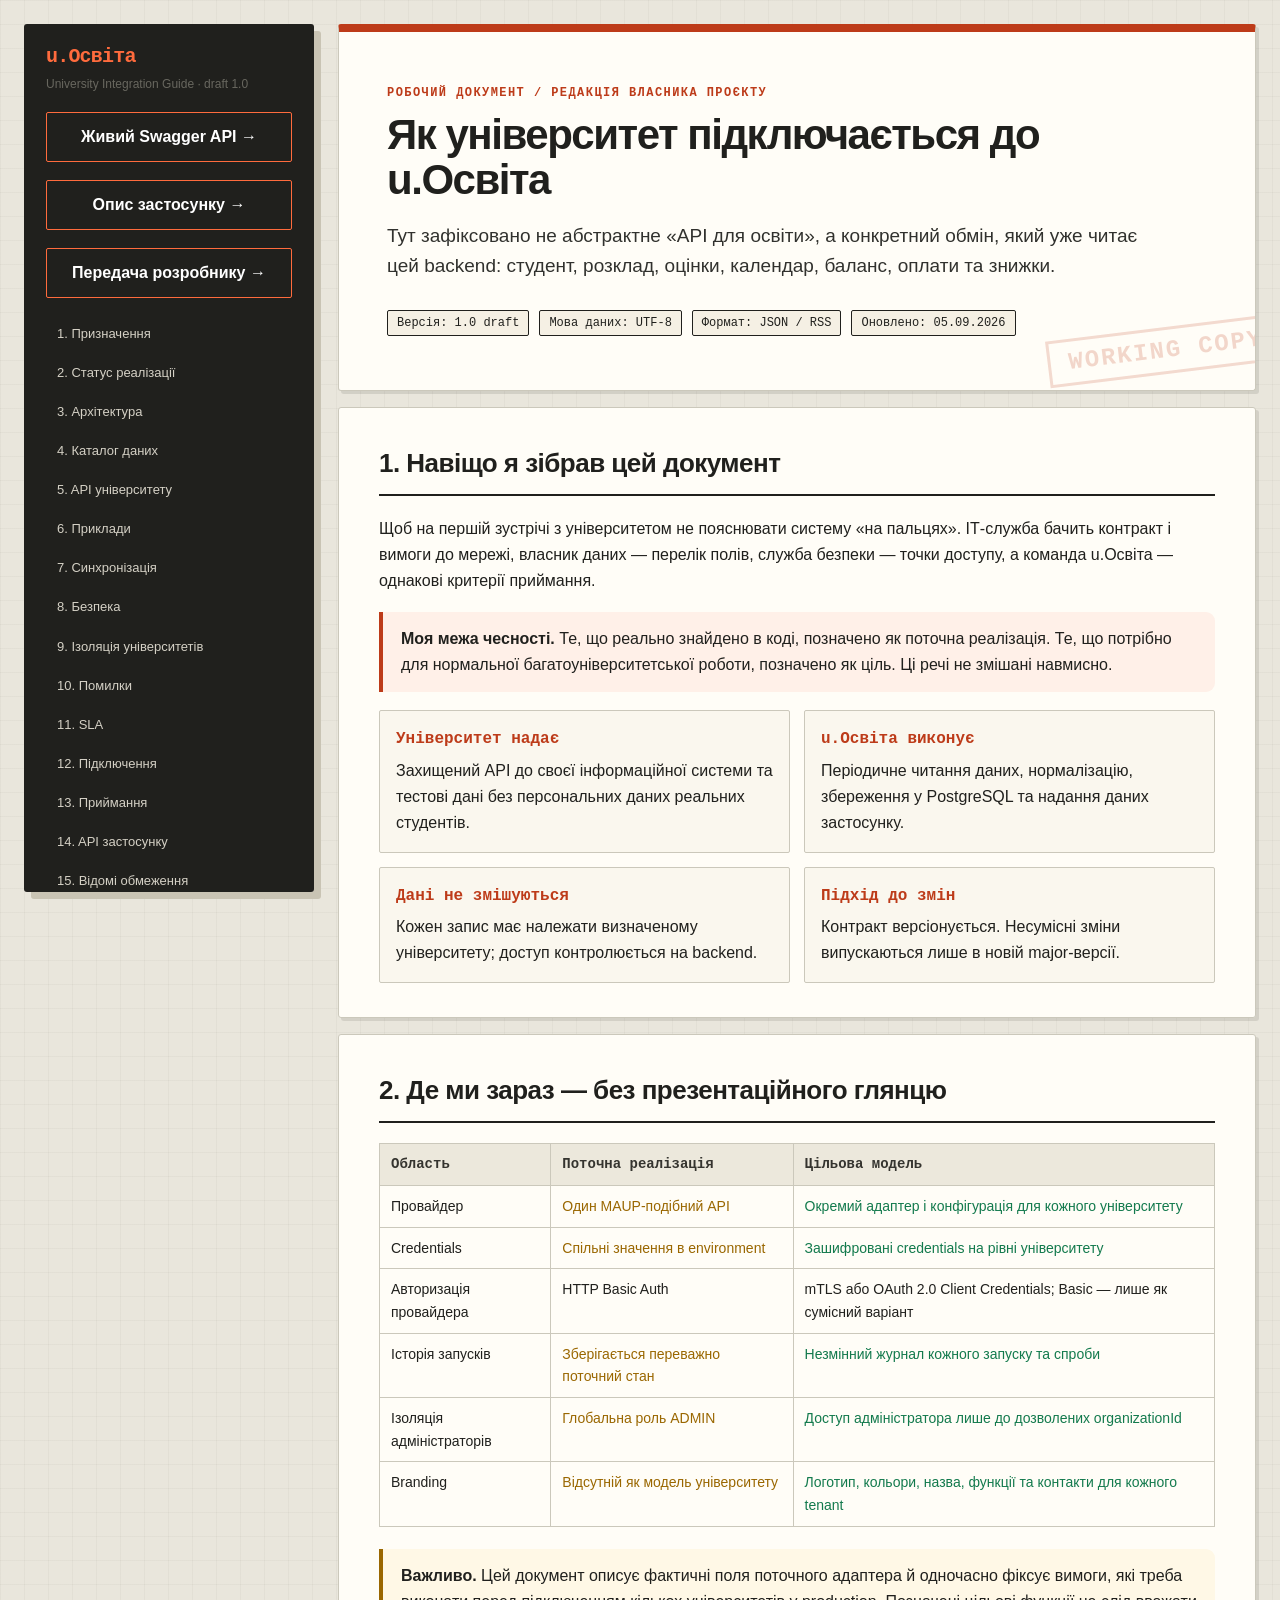
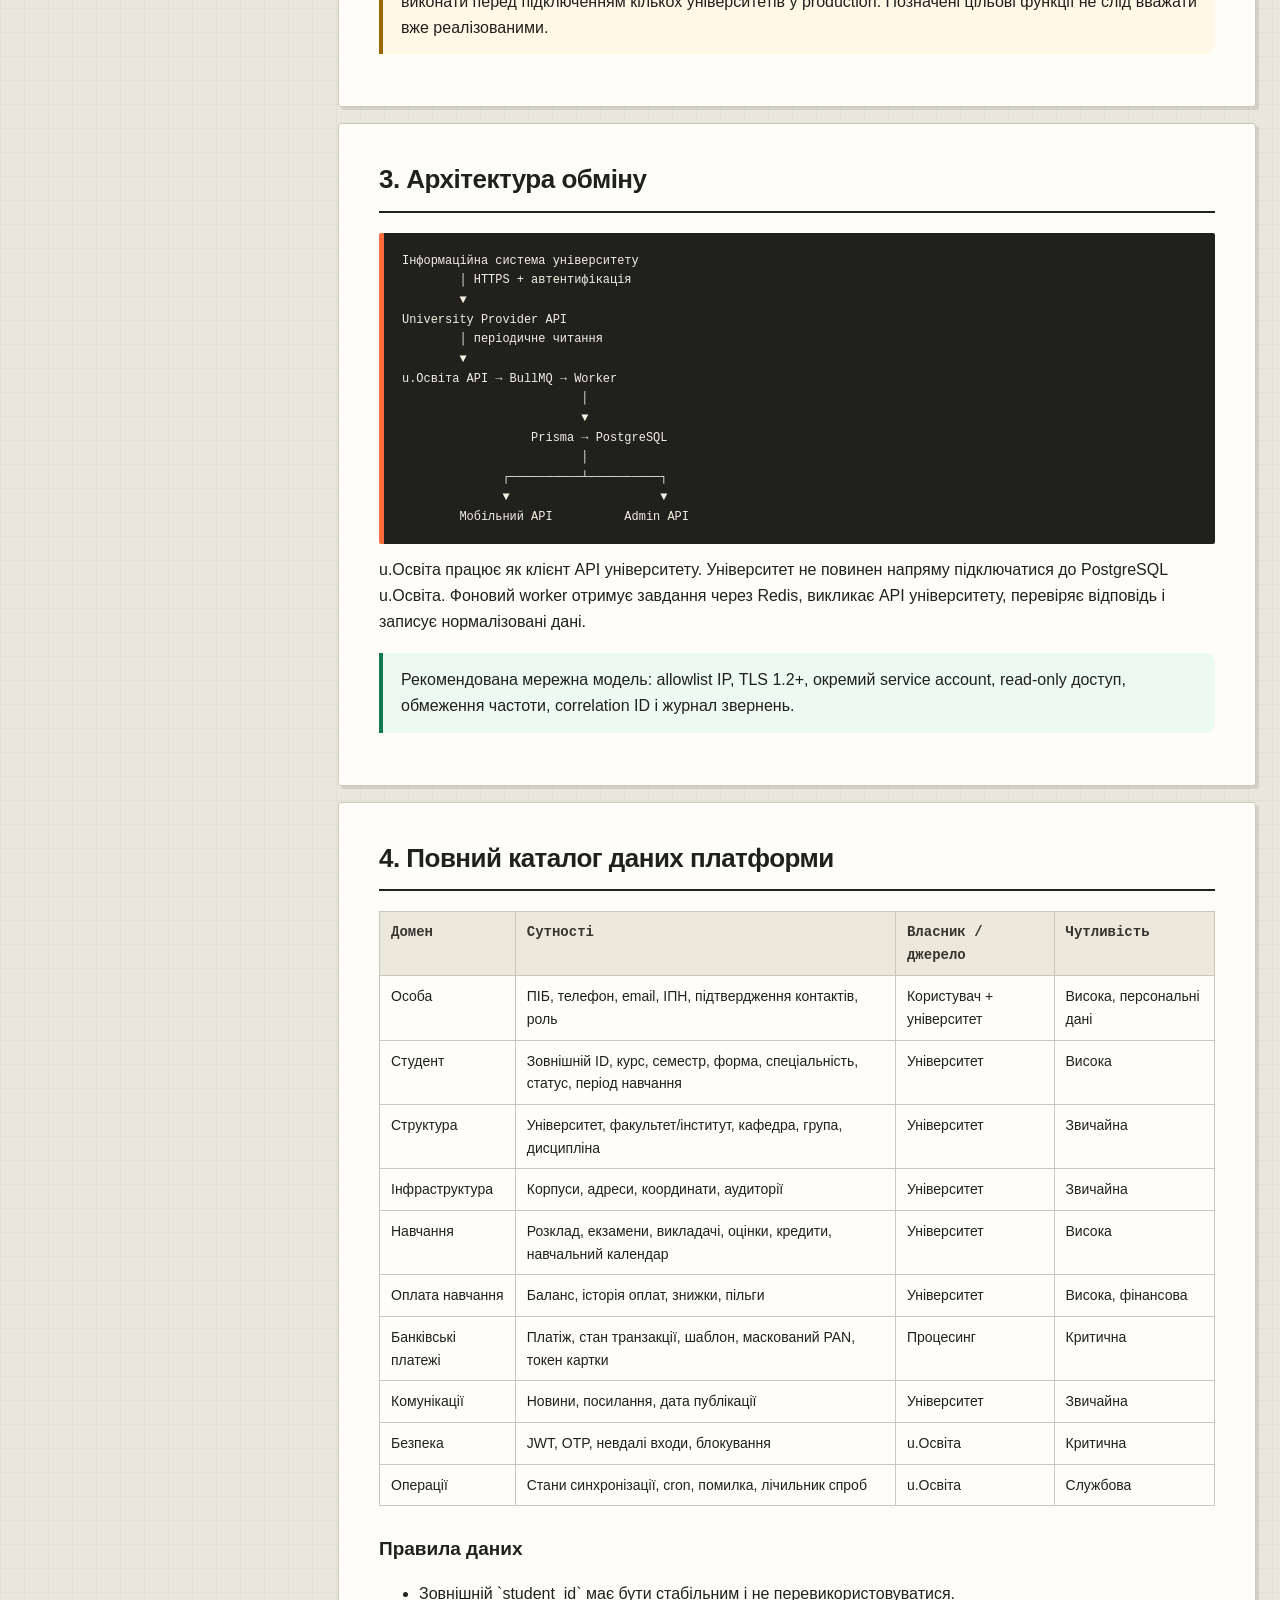
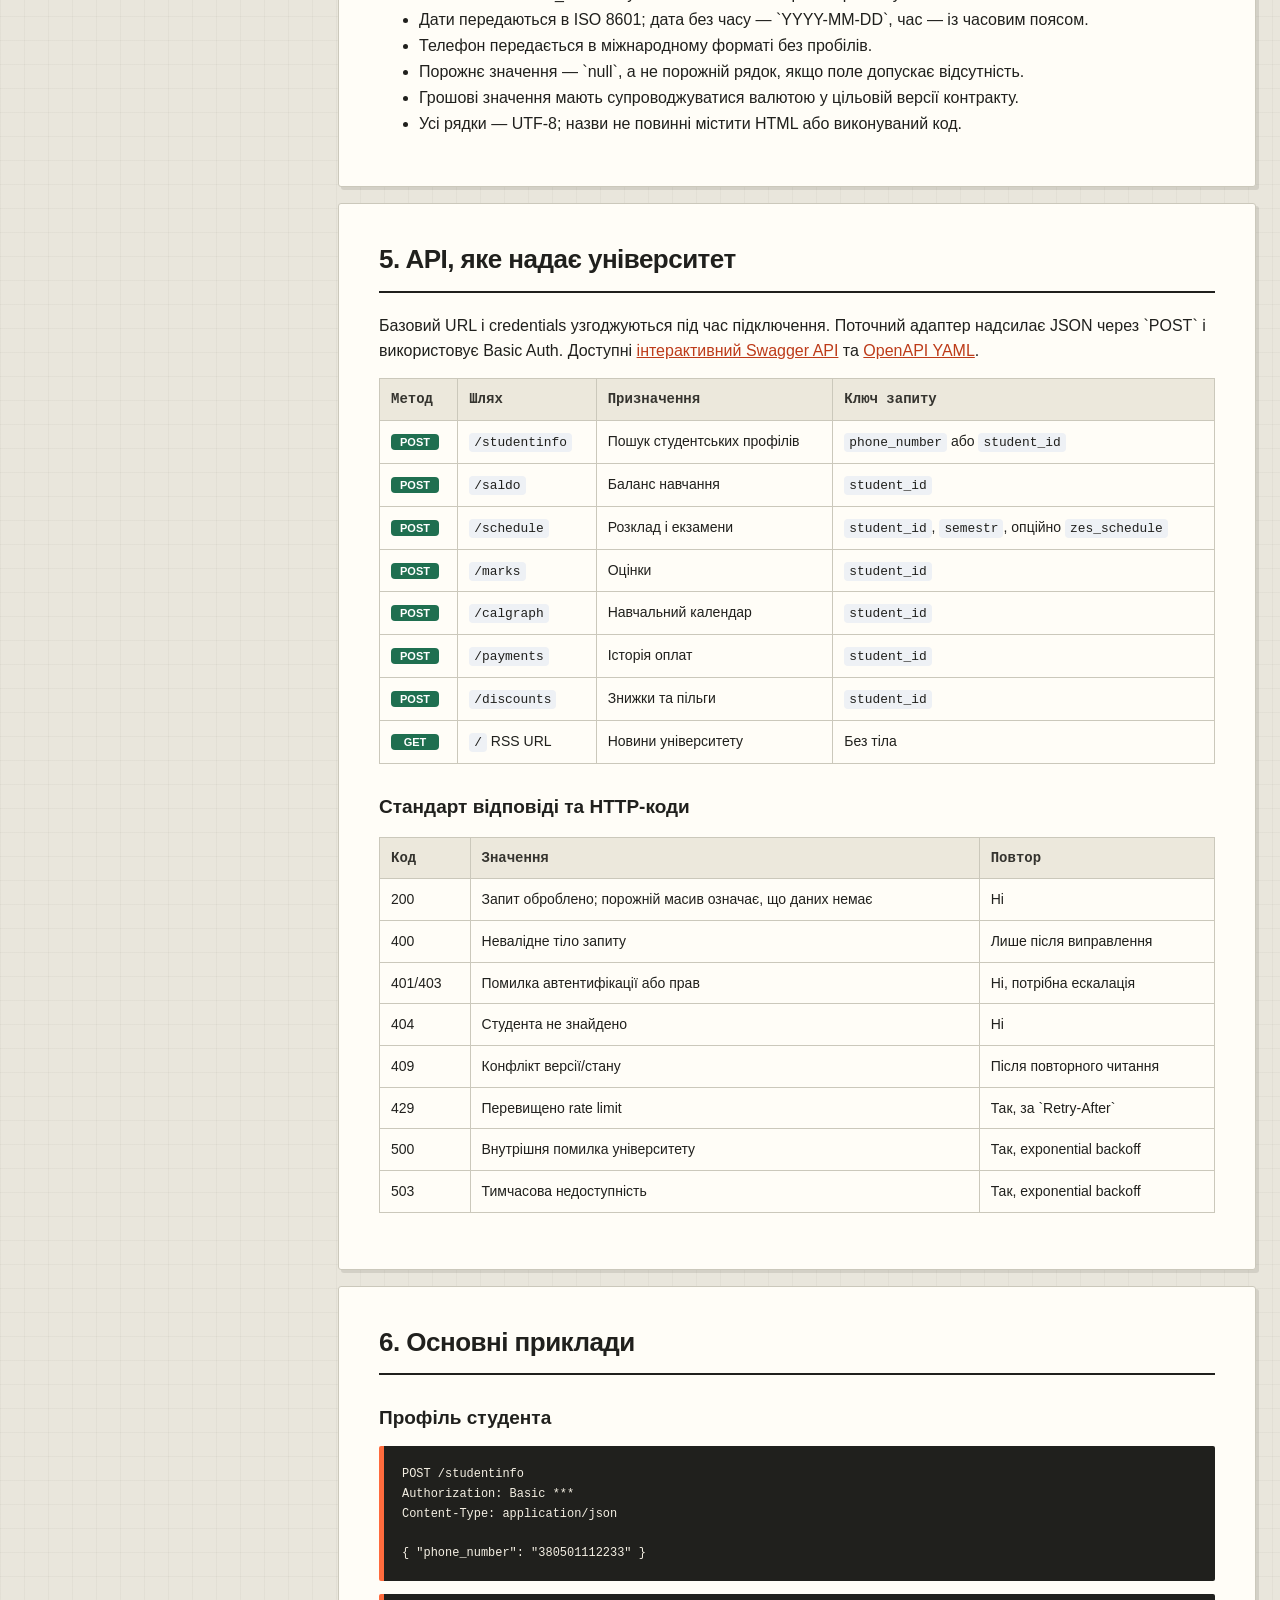
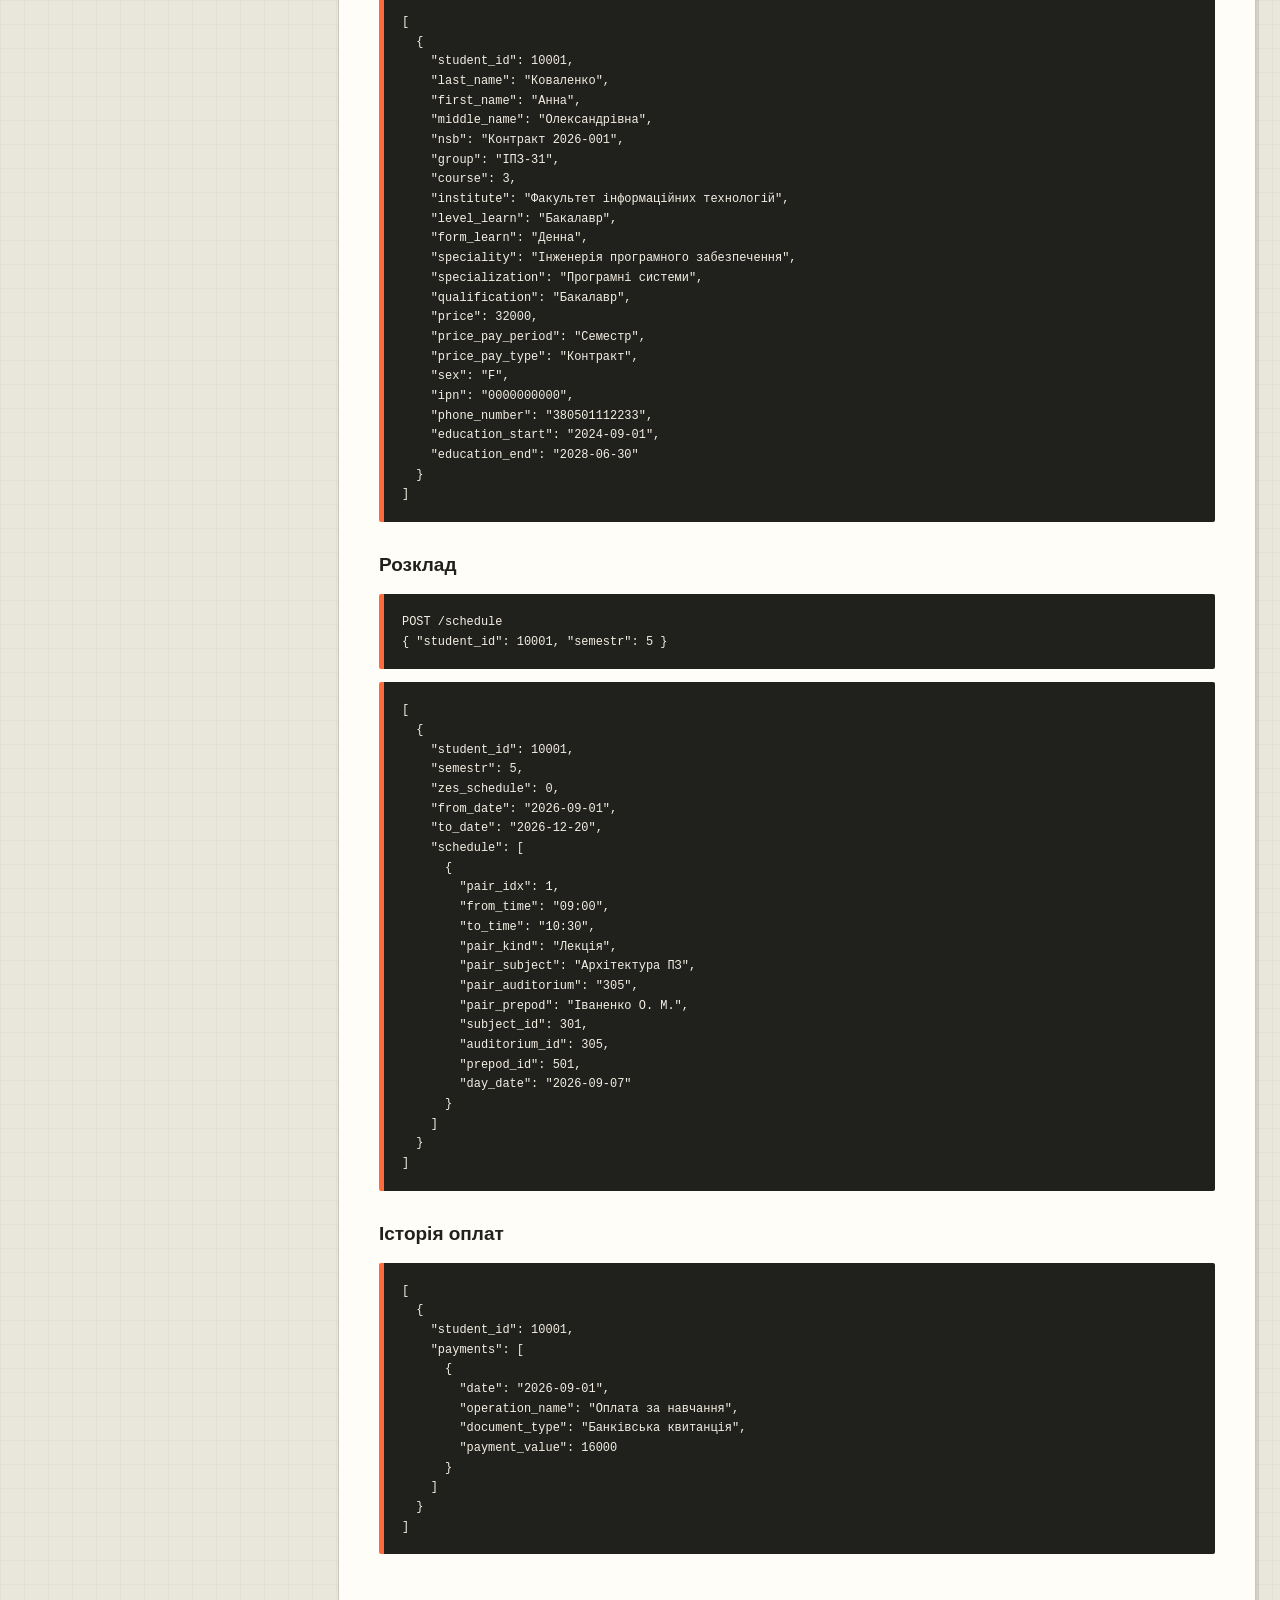
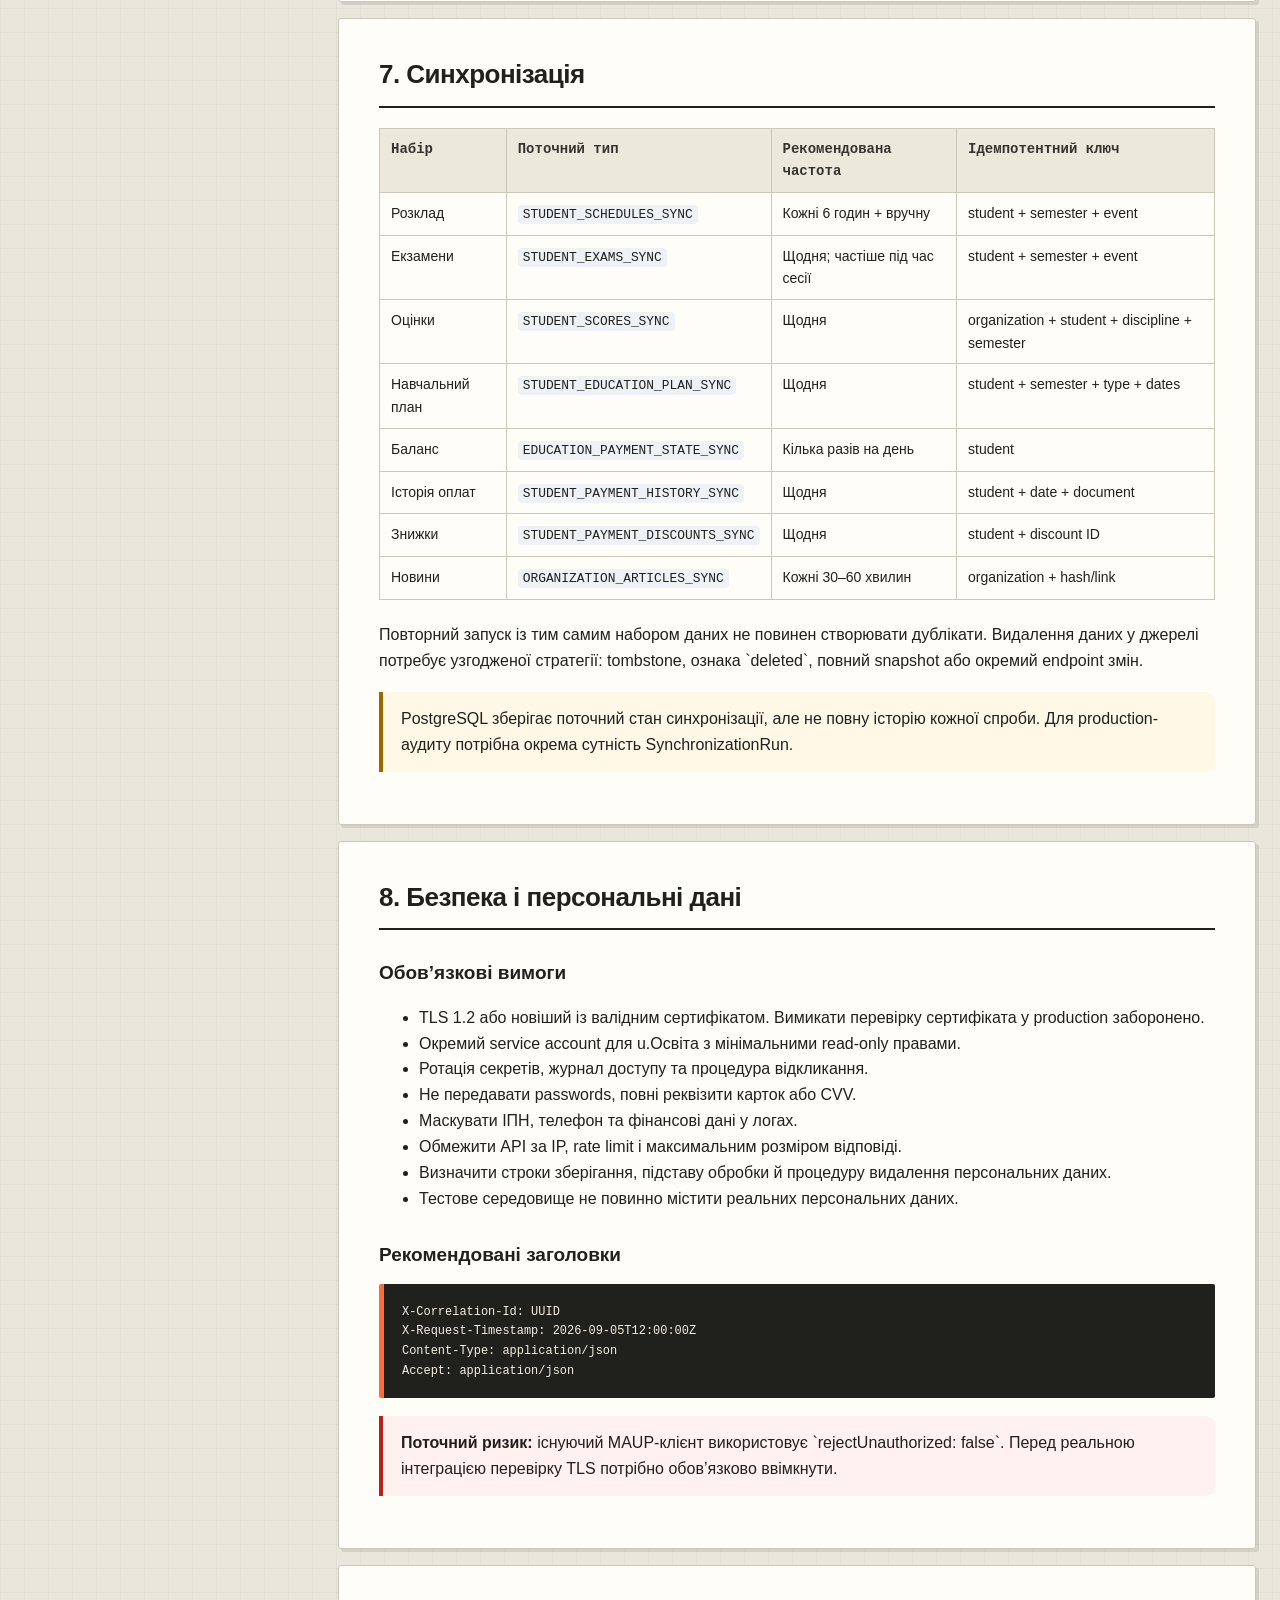
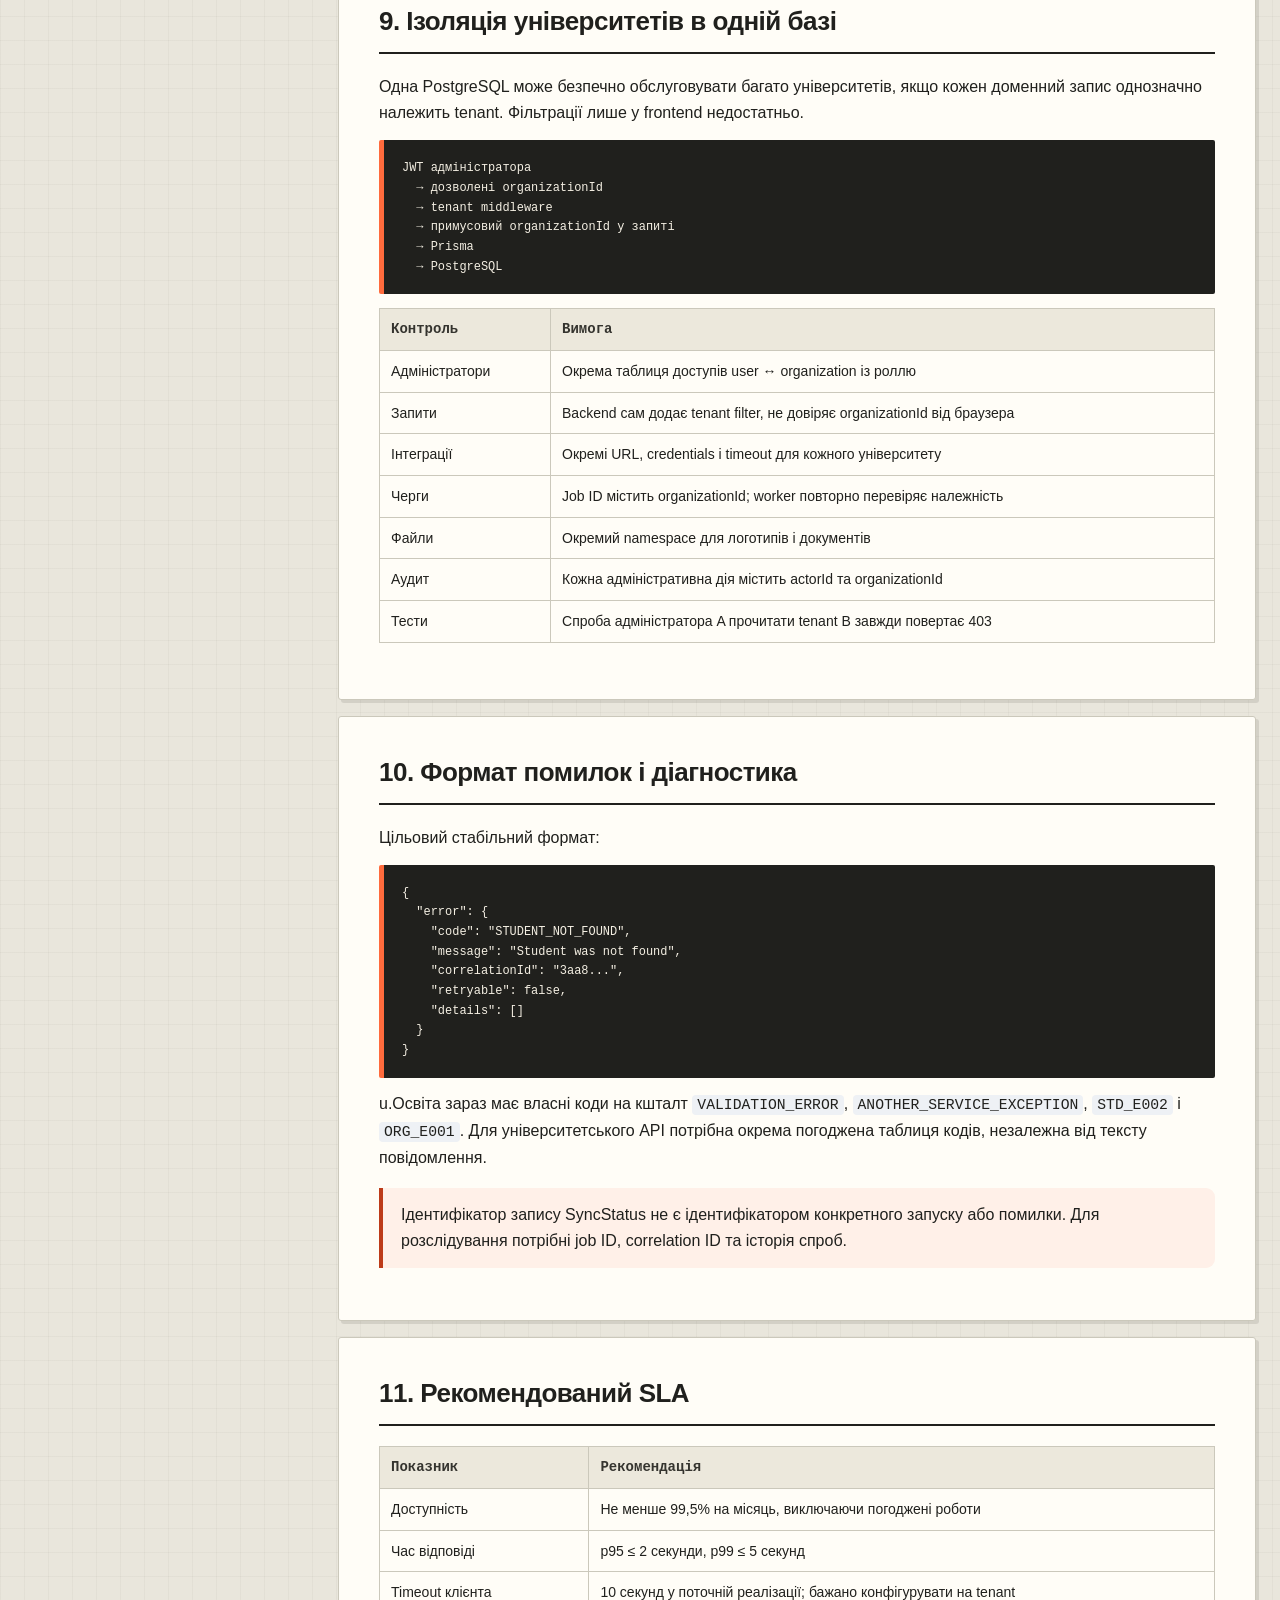
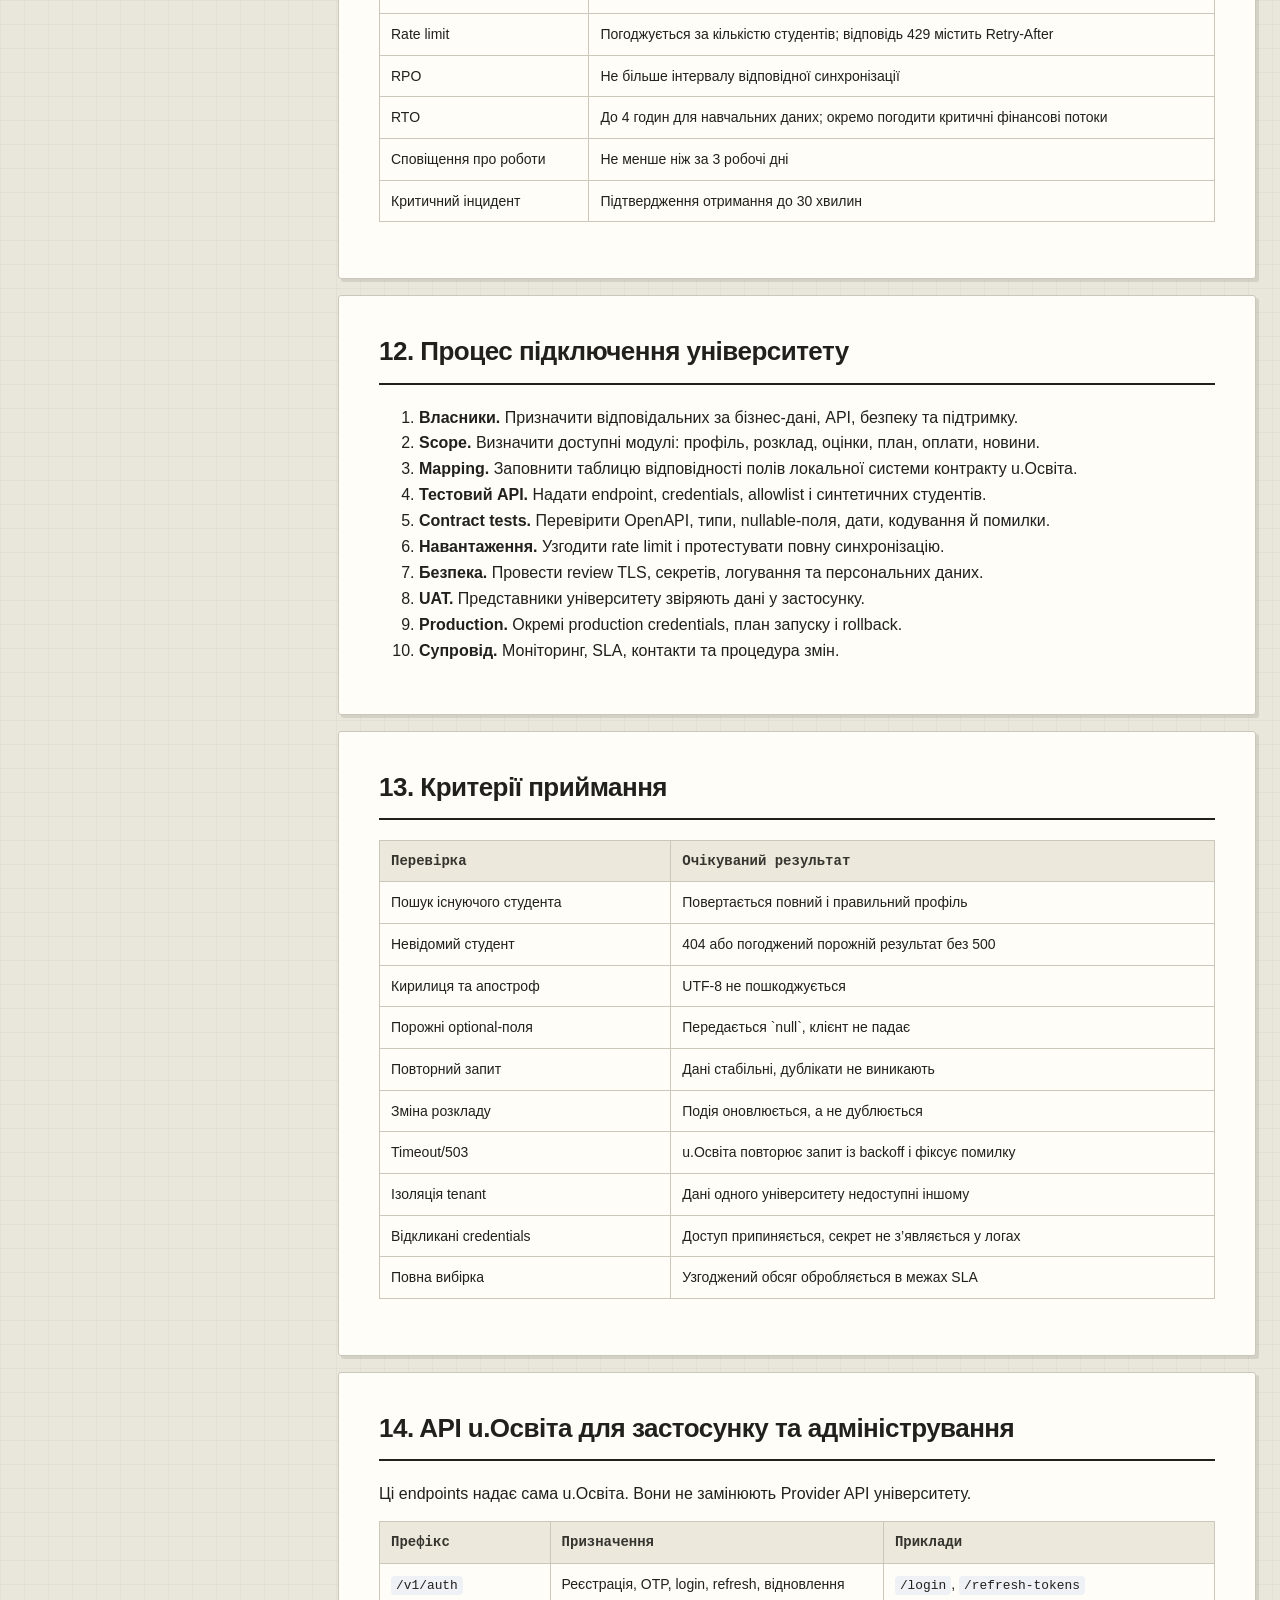
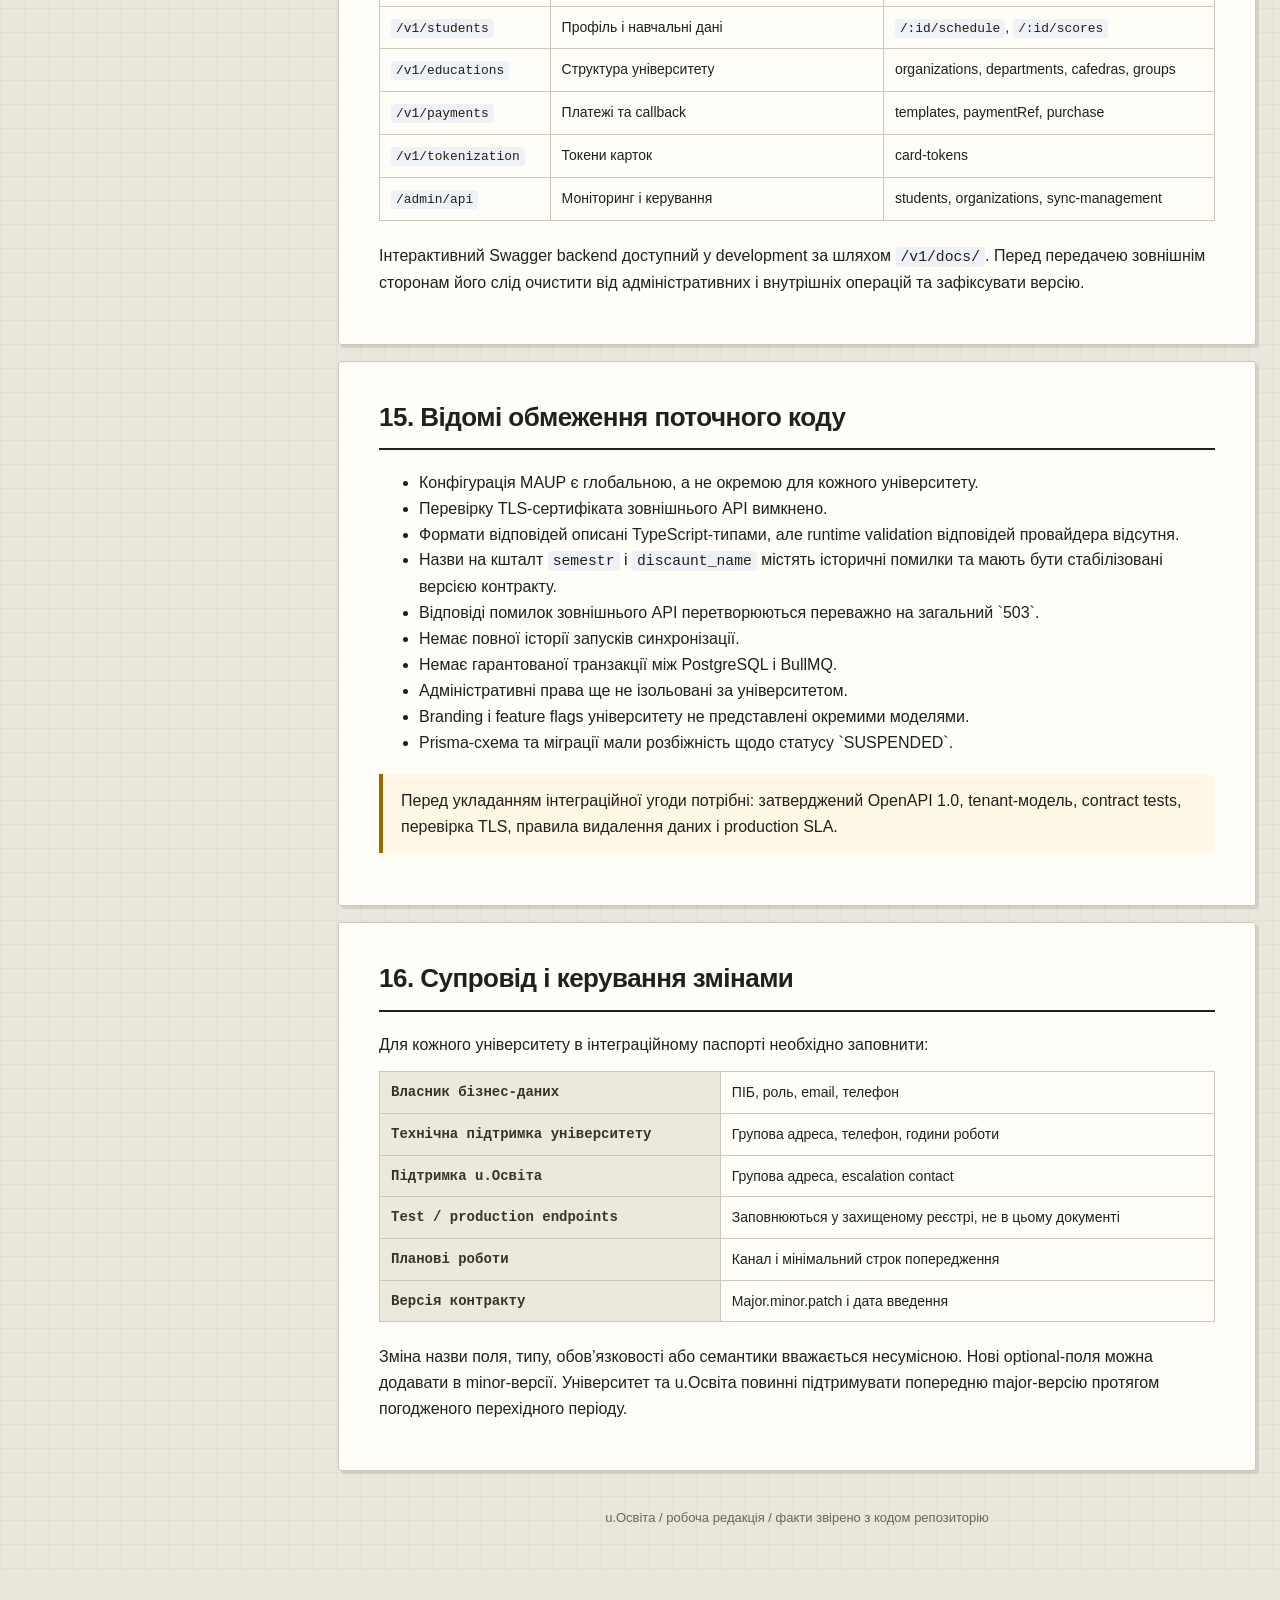
<file: integration-guide.html>
<!doctype html>
<html lang="uk">
<head>
  <meta charset="utf-8">
  <meta name="viewport" content="width=device-width,initial-scale=1">
  <title>u.Освіта — інтеграція університету</title>
  <meta name="description" content="Технічний та організаційний посібник з інтеграції університету з платформою u.Освіта">
  <link rel="stylesheet" href="styles.css">
</head>
<body>
  <div class="layout">
    <aside class="sidebar">
      <div class="brand">u.Освіта</div>
      <div class="version">University Integration Guide · draft 1.0</div>
      <a class="print-button" style="display:block;text-align:center;text-decoration:none;margin:0 0 18px" href="swagger.html">Живий Swagger API →</a>
      <a class="print-button" style="display:block;text-align:center;text-decoration:none;margin:0 0 18px" href="application-overview.html">Опис застосунку →</a>
      <a class="print-button" style="display:block;text-align:center;text-decoration:none;margin:0 0 18px" href="developer-handover.html">Передача розробнику →</a>
      <nav class="toc" aria-label="Зміст">
        <a href="#purpose">1. Призначення</a>
        <a href="#status">2. Статус реалізації</a>
        <a href="#architecture">3. Архітектура</a>
        <a href="#data">4. Каталог даних</a>
        <a href="#provider-api">5. API університету</a>
        <a href="#examples">6. Приклади</a>
        <a href="#sync">7. Синхронізація</a>
        <a href="#security">8. Безпека</a>
        <a href="#tenancy">9. Ізоляція університетів</a>
        <a href="#errors">10. Помилки</a>
        <a href="#sla">11. SLA</a>
        <a href="#onboarding">12. Підключення</a>
        <a href="#acceptance">13. Приймання</a>
        <a href="#mobile-api">14. API застосунку</a>
        <a href="#gaps">15. Відомі обмеження</a>
        <a href="#contacts">16. Супровід</a>
      </nav>
      <button class="print-button" type="button" data-print>Друкувати / PDF</button>
      <a class="print-button" style="display:block;text-align:center;text-decoration:none" href="e-osvita-university-integration-guide.pdf" download>Завантажити готовий PDF</a>
    </aside>

    <main>
      <header class="hero">
        <div class="eyebrow">Робочий документ / редакція власника проєкту</div>
        <h1>Як університет підключається до u.Освіта</h1>
        <p class="lead">Тут зафіксовано не абстрактне «API для освіти», а конкретний обмін, який уже читає цей backend: студент, розклад, оцінки, календар, баланс, оплати та знижки.</p>
        <div class="meta">
          <span class="pill">Версія: 1.0 draft</span>
          <span class="pill">Мова даних: UTF-8</span>
          <span class="pill">Формат: JSON / RSS</span>
          <span class="pill">Оновлено: 05.09.2026</span>
        </div>
      </header>

      <section id="purpose">
        <h2>1. Навіщо я зібрав цей документ</h2>
        <p>Щоб на першій зустрічі з університетом не пояснювати систему «на пальцях». ІТ-служба бачить контракт і вимоги до мережі, власник даних — перелік полів, служба безпеки — точки доступу, а команда u.Освіта — однакові критерії приймання.</p>
        <div class="callout"><strong>Моя межа чесності.</strong> Те, що реально знайдено в коді, позначено як поточна реалізація. Те, що потрібно для нормальної багатоуніверситетської роботи, позначено як ціль. Ці речі не змішані навмисно.</div>
        <div class="grid">
          <div class="card"><strong>Університет надає</strong>Захищений API до своєї інформаційної системи та тестові дані без персональних даних реальних студентів.</div>
          <div class="card"><strong>u.Освіта виконує</strong>Періодичне читання даних, нормалізацію, збереження у PostgreSQL та надання даних застосунку.</div>
          <div class="card"><strong>Дані не змішуються</strong>Кожен запис має належати визначеному університету; доступ контролюється на backend.</div>
          <div class="card"><strong>Підхід до змін</strong>Контракт версіонується. Несумісні зміни випускаються лише в новій major-версії.</div>
        </div>
      </section>

      <section id="status">
        <h2>2. Де ми зараз — без презентаційного глянцю</h2>
        <table>
          <thead><tr><th>Область</th><th>Поточна реалізація</th><th>Цільова модель</th></tr></thead>
          <tbody>
            <tr><td>Провайдер</td><td class="current">Один MAUP-подібний API</td><td class="target">Окремий адаптер і конфігурація для кожного університету</td></tr>
            <tr><td>Credentials</td><td class="current">Спільні значення в environment</td><td class="target">Зашифровані credentials на рівні університету</td></tr>
            <tr><td>Авторизація провайдера</td><td>HTTP Basic Auth</td><td>mTLS або OAuth 2.0 Client Credentials; Basic — лише як сумісний варіант</td></tr>
            <tr><td>Історія запусків</td><td class="current">Зберігається переважно поточний стан</td><td class="target">Незмінний журнал кожного запуску та спроби</td></tr>
            <tr><td>Ізоляція адміністраторів</td><td class="current">Глобальна роль ADMIN</td><td class="target">Доступ адміністратора лише до дозволених organizationId</td></tr>
            <tr><td>Branding</td><td class="current">Відсутній як модель університету</td><td class="target">Логотип, кольори, назва, функції та контакти для кожного tenant</td></tr>
          </tbody>
        </table>
        <div class="callout warning"><strong>Важливо.</strong> Цей документ описує фактичні поля поточного адаптера й одночасно фіксує вимоги, які треба виконати перед підключенням кількох університетів у production. Позначені цільові функції не слід вважати вже реалізованими.</div>
      </section>

      <section id="architecture">
        <h2>3. Архітектура обміну</h2>
        <pre><code>Інформаційна система університету
        │ HTTPS + автентифікація
        ▼
University Provider API
        │ періодичне читання
        ▼
u.Освіта API → BullMQ → Worker
                         │
                         ▼
                  Prisma → PostgreSQL
                         │
              ┌──────────┴──────────┐
              ▼                     ▼
        Мобільний API          Admin API</code></pre>
        <p>u.Освіта працює як клієнт API університету. Університет не повинен напряму підключатися до PostgreSQL u.Освіта. Фоновий worker отримує завдання через Redis, викликає API університету, перевіряє відповідь і записує нормалізовані дані.</p>
        <div class="callout good">Рекомендована мережна модель: allowlist IP, TLS 1.2+, окремий service account, read-only доступ, обмеження частоти, correlation ID і журнал звернень.</div>
      </section>

      <section id="data">
        <h2>4. Повний каталог даних платформи</h2>
        <table>
          <thead><tr><th>Домен</th><th>Сутності</th><th>Власник / джерело</th><th>Чутливість</th></tr></thead>
          <tbody>
            <tr><td>Особа</td><td>ПІБ, телефон, email, ІПН, підтвердження контактів, роль</td><td>Користувач + університет</td><td>Висока, персональні дані</td></tr>
            <tr><td>Студент</td><td>Зовнішній ID, курс, семестр, форма, спеціальність, статус, період навчання</td><td>Університет</td><td>Висока</td></tr>
            <tr><td>Структура</td><td>Університет, факультет/інститут, кафедра, група, дисципліна</td><td>Університет</td><td>Звичайна</td></tr>
            <tr><td>Інфраструктура</td><td>Корпуси, адреси, координати, аудиторії</td><td>Університет</td><td>Звичайна</td></tr>
            <tr><td>Навчання</td><td>Розклад, екзамени, викладачі, оцінки, кредити, навчальний календар</td><td>Університет</td><td>Висока</td></tr>
            <tr><td>Оплата навчання</td><td>Баланс, історія оплат, знижки, пільги</td><td>Університет</td><td>Висока, фінансова</td></tr>
            <tr><td>Банківські платежі</td><td>Платіж, стан транзакції, шаблон, маскований PAN, токен картки</td><td>Процесинг</td><td>Критична</td></tr>
            <tr><td>Комунікації</td><td>Новини, посилання, дата публікації</td><td>Університет</td><td>Звичайна</td></tr>
            <tr><td>Безпека</td><td>JWT, OTP, невдалі входи, блокування</td><td>u.Освіта</td><td>Критична</td></tr>
            <tr><td>Операції</td><td>Стани синхронізації, cron, помилка, лічильник спроб</td><td>u.Освіта</td><td>Службова</td></tr>
          </tbody>
        </table>
        <h3>Правила даних</h3>
        <ul>
          <li>Зовнішній `student_id` має бути стабільним і не перевикористовуватися.</li>
          <li>Дати передаються в ISO 8601; дата без часу — `YYYY-MM-DD`, час — із часовим поясом.</li>
          <li>Телефон передається в міжнародному форматі без пробілів.</li>
          <li>Порожнє значення — `null`, а не порожній рядок, якщо поле допускає відсутність.</li>
          <li>Грошові значення мають супроводжуватися валютою у цільовій версії контракту.</li>
          <li>Усі рядки — UTF-8; назви не повинні містити HTML або виконуваний код.</li>
        </ul>
      </section>

      <section id="provider-api" class="page-break">
        <h2>5. API, яке надає університет</h2>
        <p>Базовий URL і credentials узгоджуються під час підключення. Поточний адаптер надсилає JSON через `POST` і використовує Basic Auth. Доступні <a href="swagger.html">інтерактивний Swagger API</a> та <a href="openapi-university-provider.yaml">OpenAPI YAML</a>.</p>
        <table>
          <thead><tr><th>Метод</th><th>Шлях</th><th>Призначення</th><th>Ключ запиту</th></tr></thead>
          <tbody>
            <tr><td><span class="method">POST</span></td><td><code>/studentinfo</code></td><td>Пошук студентських профілів</td><td><code>phone_number</code> або <code>student_id</code></td></tr>
            <tr><td><span class="method">POST</span></td><td><code>/saldo</code></td><td>Баланс навчання</td><td><code>student_id</code></td></tr>
            <tr><td><span class="method">POST</span></td><td><code>/schedule</code></td><td>Розклад і екзамени</td><td><code>student_id</code>, <code>semestr</code>, опційно <code>zes_schedule</code></td></tr>
            <tr><td><span class="method">POST</span></td><td><code>/marks</code></td><td>Оцінки</td><td><code>student_id</code></td></tr>
            <tr><td><span class="method">POST</span></td><td><code>/calgraph</code></td><td>Навчальний календар</td><td><code>student_id</code></td></tr>
            <tr><td><span class="method">POST</span></td><td><code>/payments</code></td><td>Історія оплат</td><td><code>student_id</code></td></tr>
            <tr><td><span class="method">POST</span></td><td><code>/discounts</code></td><td>Знижки та пільги</td><td><code>student_id</code></td></tr>
            <tr><td><span class="method">GET</span></td><td><code>/</code> RSS URL</td><td>Новини університету</td><td>Без тіла</td></tr>
          </tbody>
        </table>
        <h3>Стандарт відповіді та HTTP-коди</h3>
        <table>
          <thead><tr><th>Код</th><th>Значення</th><th>Повтор</th></tr></thead>
          <tbody>
            <tr><td>200</td><td>Запит оброблено; порожній масив означає, що даних немає</td><td>Ні</td></tr>
            <tr><td>400</td><td>Невалідне тіло запиту</td><td>Лише після виправлення</td></tr>
            <tr><td>401/403</td><td>Помилка автентифікації або прав</td><td>Ні, потрібна ескалація</td></tr>
            <tr><td>404</td><td>Студента не знайдено</td><td>Ні</td></tr>
            <tr><td>409</td><td>Конфлікт версії/стану</td><td>Після повторного читання</td></tr>
            <tr><td>429</td><td>Перевищено rate limit</td><td>Так, за `Retry-After`</td></tr>
            <tr><td>500</td><td>Внутрішня помилка університету</td><td>Так, exponential backoff</td></tr>
            <tr><td>503</td><td>Тимчасова недоступність</td><td>Так, exponential backoff</td></tr>
          </tbody>
        </table>
      </section>

      <section id="examples">
        <h2>6. Основні приклади</h2>
        <h3>Профіль студента</h3>
        <pre><code>POST /studentinfo
Authorization: Basic ***
Content-Type: application/json

{ "phone_number": "380501112233" }</code></pre>
        <pre><code>[
  {
    "student_id": 10001,
    "last_name": "Коваленко",
    "first_name": "Анна",
    "middle_name": "Олександрівна",
    "nsb": "Контракт 2026-001",
    "group": "ІПЗ-31",
    "course": 3,
    "institute": "Факультет інформаційних технологій",
    "level_learn": "Бакалавр",
    "form_learn": "Денна",
    "speciality": "Інженерія програмного забезпечення",
    "specialization": "Програмні системи",
    "qualification": "Бакалавр",
    "price": 32000,
    "price_pay_period": "Семестр",
    "price_pay_type": "Контракт",
    "sex": "F",
    "ipn": "0000000000",
    "phone_number": "380501112233",
    "education_start": "2024-09-01",
    "education_end": "2028-06-30"
  }
]</code></pre>
        <h3>Розклад</h3>
        <pre><code>POST /schedule
{ "student_id": 10001, "semestr": 5 }</code></pre>
        <pre><code>[
  {
    "student_id": 10001,
    "semestr": 5,
    "zes_schedule": 0,
    "from_date": "2026-09-01",
    "to_date": "2026-12-20",
    "schedule": [
      {
        "pair_idx": 1,
        "from_time": "09:00",
        "to_time": "10:30",
        "pair_kind": "Лекція",
        "pair_subject": "Архітектура ПЗ",
        "pair_auditorium": "305",
        "pair_prepod": "Іваненко О. М.",
        "subject_id": 301,
        "auditorium_id": 305,
        "prepod_id": 501,
        "day_date": "2026-09-07"
      }
    ]
  }
]</code></pre>
        <h3>Історія оплат</h3>
        <pre><code>[
  {
    "student_id": 10001,
    "payments": [
      {
        "date": "2026-09-01",
        "operation_name": "Оплата за навчання",
        "document_type": "Банківська квитанція",
        "payment_value": 16000
      }
    ]
  }
]</code></pre>
      </section>

      <section id="sync">
        <h2>7. Синхронізація</h2>
        <table>
          <thead><tr><th>Набір</th><th>Поточний тип</th><th>Рекомендована частота</th><th>Ідемпотентний ключ</th></tr></thead>
          <tbody>
            <tr><td>Розклад</td><td><code>STUDENT_SCHEDULES_SYNC</code></td><td>Кожні 6 годин + вручну</td><td>student + semester + event</td></tr>
            <tr><td>Екзамени</td><td><code>STUDENT_EXAMS_SYNC</code></td><td>Щодня; частіше під час сесії</td><td>student + semester + event</td></tr>
            <tr><td>Оцінки</td><td><code>STUDENT_SCORES_SYNC</code></td><td>Щодня</td><td>organization + student + discipline + semester</td></tr>
            <tr><td>Навчальний план</td><td><code>STUDENT_EDUCATION_PLAN_SYNC</code></td><td>Щодня</td><td>student + semester + type + dates</td></tr>
            <tr><td>Баланс</td><td><code>EDUCATION_PAYMENT_STATE_SYNC</code></td><td>Кілька разів на день</td><td>student</td></tr>
            <tr><td>Історія оплат</td><td><code>STUDENT_PAYMENT_HISTORY_SYNC</code></td><td>Щодня</td><td>student + date + document</td></tr>
            <tr><td>Знижки</td><td><code>STUDENT_PAYMENT_DISCOUNTS_SYNC</code></td><td>Щодня</td><td>student + discount ID</td></tr>
            <tr><td>Новини</td><td><code>ORGANIZATION_ARTICLES_SYNC</code></td><td>Кожні 30–60 хвилин</td><td>organization + hash/link</td></tr>
          </tbody>
        </table>
        <p>Повторний запуск із тим самим набором даних не повинен створювати дублікати. Видалення даних у джерелі потребує узгодженої стратегії: tombstone, ознака `deleted`, повний snapshot або окремий endpoint змін.</p>
        <div class="callout warning">PostgreSQL зберігає поточний стан синхронізації, але не повну історію кожної спроби. Для production-аудиту потрібна окрема сутність SynchronizationRun.</div>
      </section>

      <section id="security" class="page-break">
        <h2>8. Безпека і персональні дані</h2>
        <h3>Обов’язкові вимоги</h3>
        <ul>
          <li>TLS 1.2 або новіший із валідним сертифікатом. Вимикати перевірку сертифіката у production заборонено.</li>
          <li>Окремий service account для u.Освіта з мінімальними read-only правами.</li>
          <li>Ротація секретів, журнал доступу та процедура відкликання.</li>
          <li>Не передавати passwords, повні реквізити карток або CVV.</li>
          <li>Маскувати ІПН, телефон та фінансові дані у логах.</li>
          <li>Обмежити API за IP, rate limit і максимальним розміром відповіді.</li>
          <li>Визначити строки зберігання, підставу обробки й процедуру видалення персональних даних.</li>
          <li>Тестове середовище не повинно містити реальних персональних даних.</li>
        </ul>
        <h3>Рекомендовані заголовки</h3>
        <pre><code>X-Correlation-Id: UUID
X-Request-Timestamp: 2026-09-05T12:00:00Z
Content-Type: application/json
Accept: application/json</code></pre>
        <div class="callout danger"><strong>Поточний ризик:</strong> існуючий MAUP-клієнт використовує `rejectUnauthorized: false`. Перед реальною інтеграцією перевірку TLS потрібно обов’язково ввімкнути.</div>
      </section>

      <section id="tenancy">
        <h2>9. Ізоляція університетів в одній базі</h2>
        <p>Одна PostgreSQL може безпечно обслуговувати багато університетів, якщо кожен доменний запис однозначно належить tenant. Фільтрації лише у frontend недостатньо.</p>
        <pre><code>JWT адміністратора
  → дозволені organizationId
  → tenant middleware
  → примусовий organizationId у запиті
  → Prisma
  → PostgreSQL</code></pre>
        <table>
          <thead><tr><th>Контроль</th><th>Вимога</th></tr></thead>
          <tbody>
            <tr><td>Адміністратори</td><td>Окрема таблиця доступів user ↔ organization із роллю</td></tr>
            <tr><td>Запити</td><td>Backend сам додає tenant filter, не довіряє organizationId від браузера</td></tr>
            <tr><td>Інтеграції</td><td>Окремі URL, credentials і timeout для кожного університету</td></tr>
            <tr><td>Черги</td><td>Job ID містить organizationId; worker повторно перевіряє належність</td></tr>
            <tr><td>Файли</td><td>Окремий namespace для логотипів і документів</td></tr>
            <tr><td>Аудит</td><td>Кожна адміністративна дія містить actorId та organizationId</td></tr>
            <tr><td>Тести</td><td>Спроба адміністратора A прочитати tenant B завжди повертає 403</td></tr>
          </tbody>
        </table>
      </section>

      <section id="errors">
        <h2>10. Формат помилок і діагностика</h2>
        <p>Цільовий стабільний формат:</p>
        <pre><code>{
  "error": {
    "code": "STUDENT_NOT_FOUND",
    "message": "Student was not found",
    "correlationId": "3aa8...",
    "retryable": false,
    "details": []
  }
}</code></pre>
        <p>u.Освіта зараз має власні коди на кшталт <code>VALIDATION_ERROR</code>, <code>ANOTHER_SERVICE_EXCEPTION</code>, <code>STD_E002</code> і <code>ORG_E001</code>. Для університетського API потрібна окрема погоджена таблиця кодів, незалежна від тексту повідомлення.</p>
        <div class="callout">Ідентифікатор запису SyncStatus не є ідентифікатором конкретного запуску або помилки. Для розслідування потрібні job ID, correlation ID та історія спроб.</div>
      </section>

      <section id="sla">
        <h2>11. Рекомендований SLA</h2>
        <table>
          <thead><tr><th>Показник</th><th>Рекомендація</th></tr></thead>
          <tbody>
            <tr><td>Доступність</td><td>Не менше 99,5% на місяць, виключаючи погоджені роботи</td></tr>
            <tr><td>Час відповіді</td><td>p95 ≤ 2 секунди, p99 ≤ 5 секунд</td></tr>
            <tr><td>Timeout клієнта</td><td>10 секунд у поточній реалізації; бажано конфігурувати на tenant</td></tr>
            <tr><td>Rate limit</td><td>Погоджується за кількістю студентів; відповідь 429 містить Retry-After</td></tr>
            <tr><td>RPO</td><td>Не більше інтервалу відповідної синхронізації</td></tr>
            <tr><td>RTO</td><td>До 4 годин для навчальних даних; окремо погодити критичні фінансові потоки</td></tr>
            <tr><td>Сповіщення про роботи</td><td>Не менше ніж за 3 робочі дні</td></tr>
            <tr><td>Критичний інцидент</td><td>Підтвердження отримання до 30 хвилин</td></tr>
          </tbody>
        </table>
      </section>

      <section id="onboarding" class="page-break">
        <h2>12. Процес підключення університету</h2>
        <ol>
          <li><strong>Власники.</strong> Призначити відповідальних за бізнес-дані, API, безпеку та підтримку.</li>
          <li><strong>Scope.</strong> Визначити доступні модулі: профіль, розклад, оцінки, план, оплати, новини.</li>
          <li><strong>Mapping.</strong> Заповнити таблицю відповідності полів локальної системи контракту u.Освіта.</li>
          <li><strong>Тестовий API.</strong> Надати endpoint, credentials, allowlist і синтетичних студентів.</li>
          <li><strong>Contract tests.</strong> Перевірити OpenAPI, типи, nullable-поля, дати, кодування й помилки.</li>
          <li><strong>Навантаження.</strong> Узгодити rate limit і протестувати повну синхронізацію.</li>
          <li><strong>Безпека.</strong> Провести review TLS, секретів, логування та персональних даних.</li>
          <li><strong>UAT.</strong> Представники університету звіряють дані у застосунку.</li>
          <li><strong>Production.</strong> Окремі production credentials, план запуску і rollback.</li>
          <li><strong>Супровід.</strong> Моніторинг, SLA, контакти та процедура змін.</li>
        </ol>
      </section>

      <section id="acceptance">
        <h2>13. Критерії приймання</h2>
        <table>
          <thead><tr><th>Перевірка</th><th>Очікуваний результат</th></tr></thead>
          <tbody>
            <tr><td>Пошук існуючого студента</td><td>Повертається повний і правильний профіль</td></tr>
            <tr><td>Невідомий студент</td><td>404 або погоджений порожній результат без 500</td></tr>
            <tr><td>Кирилиця та апостроф</td><td>UTF-8 не пошкоджується</td></tr>
            <tr><td>Порожні optional-поля</td><td>Передається `null`, клієнт не падає</td></tr>
            <tr><td>Повторний запит</td><td>Дані стабільні, дублікати не виникають</td></tr>
            <tr><td>Зміна розкладу</td><td>Подія оновлюється, а не дублюється</td></tr>
            <tr><td>Timeout/503</td><td>u.Освіта повторює запит із backoff і фіксує помилку</td></tr>
            <tr><td>Ізоляція tenant</td><td>Дані одного університету недоступні іншому</td></tr>
            <tr><td>Відкликані credentials</td><td>Доступ припиняється, секрет не з’являється у логах</td></tr>
            <tr><td>Повна вибірка</td><td>Узгоджений обсяг обробляється в межах SLA</td></tr>
          </tbody>
        </table>
      </section>

      <section id="mobile-api">
        <h2>14. API u.Освіта для застосунку та адміністрування</h2>
        <p>Ці endpoints надає сама u.Освіта. Вони не замінюють Provider API університету.</p>
        <table>
          <thead><tr><th>Префікс</th><th>Призначення</th><th>Приклади</th></tr></thead>
          <tbody>
            <tr><td><code>/v1/auth</code></td><td>Реєстрація, OTP, login, refresh, відновлення</td><td><code>/login</code>, <code>/refresh-tokens</code></td></tr>
            <tr><td><code>/v1/students</code></td><td>Профіль і навчальні дані</td><td><code>/:id/schedule</code>, <code>/:id/scores</code></td></tr>
            <tr><td><code>/v1/educations</code></td><td>Структура університету</td><td>organizations, departments, cafedras, groups</td></tr>
            <tr><td><code>/v1/payments</code></td><td>Платежі та callback</td><td>templates, paymentRef, purchase</td></tr>
            <tr><td><code>/v1/tokenization</code></td><td>Токени карток</td><td>card-tokens</td></tr>
            <tr><td><code>/admin/api</code></td><td>Моніторинг і керування</td><td>students, organizations, sync-management</td></tr>
          </tbody>
        </table>
        <p>Інтерактивний Swagger backend доступний у development за шляхом <code>/v1/docs/</code>. Перед передачею зовнішнім сторонам його слід очистити від адміністративних і внутрішніх операцій та зафіксувати версію.</p>
      </section>

      <section id="gaps">
        <h2>15. Відомі обмеження поточного коду</h2>
        <ul>
          <li>Конфігурація MAUP є глобальною, а не окремою для кожного університету.</li>
          <li>Перевірку TLS-сертифіката зовнішнього API вимкнено.</li>
          <li>Формати відповідей описані TypeScript-типами, але runtime validation відповідей провайдера відсутня.</li>
          <li>Назви на кшталт <code>semestr</code> і <code>discaunt_name</code> містять історичні помилки та мають бути стабілізовані версією контракту.</li>
          <li>Відповіді помилок зовнішнього API перетворюються переважно на загальний `503`.</li>
          <li>Немає повної історії запусків синхронізації.</li>
          <li>Немає гарантованої транзакції між PostgreSQL і BullMQ.</li>
          <li>Адміністративні права ще не ізольовані за університетом.</li>
          <li>Branding і feature flags університету не представлені окремими моделями.</li>
          <li>Prisma-схема та міграції мали розбіжність щодо статусу `SUSPENDED`.</li>
        </ul>
        <div class="callout warning">Перед укладанням інтеграційної угоди потрібні: затверджений OpenAPI 1.0, tenant-модель, contract tests, перевірка TLS, правила видалення даних і production SLA.</div>
      </section>

      <section id="contacts">
        <h2>16. Супровід і керування змінами</h2>
        <p>Для кожного університету в інтеграційному паспорті необхідно заповнити:</p>
        <table>
          <tbody>
            <tr><th>Власник бізнес-даних</th><td>ПІБ, роль, email, телефон</td></tr>
            <tr><th>Технічна підтримка університету</th><td>Групова адреса, телефон, години роботи</td></tr>
            <tr><th>Підтримка u.Освіта</th><td>Групова адреса, escalation contact</td></tr>
            <tr><th>Test / production endpoints</th><td>Заповнюються у захищеному реєстрі, не в цьому документі</td></tr>
            <tr><th>Планові роботи</th><td>Канал і мінімальний строк попередження</td></tr>
            <tr><th>Версія контракту</th><td>Major.minor.patch і дата введення</td></tr>
          </tbody>
        </table>
        <p>Зміна назви поля, типу, обов’язковості або семантики вважається несумісною. Нові optional-поля можна додавати в minor-версії. Університет та u.Освіта повинні підтримувати попередню major-версію протягом погодженого перехідного періоду.</p>
      </section>

      <div class="footer">u.Освіта / робоча редакція / факти звірено з кодом репозиторію</div>
    </main>
  </div>
  <script src="app.js"></script>
</body>
</html>
</file>
<file: styles.css>
:root {
  --ink: #20201d;
  --muted: #68675f;
  --line: #cbc8bb;
  --brand: #bd3b19;
  --brand-soft: #fff0e8;
  --good: #137a4d;
  --warn: #9a6700;
  --danger: #b42318;
  --paper: #fffdf7;
  --canvas: #e9e6dc;
}

* { box-sizing: border-box; }
html { scroll-behavior: smooth; }
body { margin: 0; color: var(--ink); background-color: var(--canvas); background-image: linear-gradient(rgba(40,40,35,.035) 1px, transparent 1px), linear-gradient(90deg, rgba(40,40,35,.035) 1px, transparent 1px); background-size: 24px 24px; font: 16px/1.62 Inter, "Segoe UI", Arial, sans-serif; }
a { color: var(--brand); }
.layout { display: grid; grid-template-columns: 290px minmax(0, 940px); gap: 24px; max-width: 1280px; margin: 0 auto; padding: 24px; }
.sidebar { position: sticky; top: 16px; align-self: start; max-height: calc(100vh - 32px); overflow: auto; background: #20201d; color:#f5f0e4; border: 0; border-radius: 3px; padding: 22px; box-shadow: 7px 7px 0 #c9c4b4; }
.brand { font: 800 20px/1.1 "Courier New", monospace; color: #ff6b3d; margin-bottom: 7px; letter-spacing:-.04em; }
.version { color: var(--muted); font-size: 12px; margin-bottom: 18px; }
.toc { display: grid; gap: 4px; }
.toc a { color: #d4d0c5; text-decoration: none; padding: 7px 9px; border-radius: 2px; border-left:2px solid transparent; font-size: 13px; }
.toc a:hover, .toc a.active { color: #fff; background: #34332e; border-left-color:#ff6b3d; }
.print-button { width: 100%; margin-top: 18px; padding: 11px; border: 1px solid #ff6b3d; border-radius: 2px; background: transparent; color: #fff; font-weight: 700; cursor: pointer; }
main { min-width: 0; }
.hero, section { background: var(--paper); border: 1px solid var(--line); border-radius: 3px; padding: 34px 40px; margin-bottom: 16px; box-shadow:3px 3px 0 rgba(50,48,42,.12); }
.hero { position:relative; overflow:hidden; padding: 54px 48px; background: #fffdf7; color:var(--ink); border-top:8px solid var(--brand); }
.hero::after { content:"WORKING COPY"; position:absolute; right:-30px; bottom:16px; transform:rotate(-7deg); border:3px solid rgba(189,59,25,.18); color:rgba(189,59,25,.2); padding:7px 18px; font:800 24px "Courier New",monospace; letter-spacing:.08em; }
.eyebrow { text-transform: uppercase; letter-spacing: .12em; font:700 12px "Courier New",monospace; color:var(--brand); }
h1 { font-size: 42px; line-height: 1.08; margin: 12px 0 18px; letter-spacing:-.035em; max-width:760px; }
h2 { margin: 0 0 20px; color: var(--ink); font-size: 26px; letter-spacing:-.02em; border-bottom:2px solid var(--ink); padding-bottom:10px; }
h3 { margin: 28px 0 10px; font-size: 19px; }
p { margin: 8px 0 14px; }
.lead { font-size: 19px; max-width: 760px; opacity: .92; }
.meta { display: flex; flex-wrap: wrap; gap: 10px; margin-top: 28px; }
.pill { border: 1px solid var(--ink); border-radius: 2px; padding: 5px 9px; font:12px "Courier New",monospace; background:#f5f0e4; }
.callout { border-left: 4px solid var(--brand); background: var(--brand-soft); padding: 14px 18px; margin: 18px 0; border-radius: 0 9px 9px 0; }
.callout.warning { border-color: var(--warn); background: #fff8e6; }
.callout.danger { border-color: var(--danger); background: #fff1f0; }
.callout.good { border-color: var(--good); background: #edf9f3; }
.grid { display: grid; grid-template-columns: repeat(2, minmax(0, 1fr)); gap: 14px; }
.card { border: 1px solid var(--line); border-radius: 2px; padding: 16px; background:#faf7ee; }
.card strong { display: block; color: var(--brand); margin-bottom: 5px; font-family:"Courier New",monospace; }
table { width: 100%; border-collapse: collapse; margin: 14px 0 22px; font-size: 14px; }
th, td { border: 1px solid var(--line); text-align: left; vertical-align: top; padding: 9px 11px; }
th { background: #ece8dc; color: #35342f; font-family:"Courier New",monospace; }
code { font-family: "Courier New", monospace; font-size: .92em; background: #eef1f5; padding: 2px 5px; border-radius: 4px; }
pre { overflow: auto; background: #20201d; color: #f4efe3; border-radius: 2px; border-left:5px solid #ff6b3d; padding: 18px; line-height: 1.48; font-size: 13px; }
pre code { background: transparent; padding: 0; color: inherit; }
.method { display: inline-block; min-width: 48px; text-align: center; color: white; background: #1f6f50; padding: 2px 7px; border-radius: 4px; font: 700 11px Arial; }
.status { font-weight: 700; }
.current { color: var(--warn); }
.target { color: var(--good); }
.page-break { break-before: page; }
.footer { text-align: center; color: var(--muted); font-size: 13px; padding: 20px; }

@media (max-width: 900px) {
  .layout { display: block; padding: 12px; }
  .sidebar { position: static; max-height: none; margin-bottom: 14px; }
  .toc { grid-template-columns: repeat(2, minmax(0, 1fr)); }
  .hero, section { padding: 25px 20px; }
  h1 { font-size: 31px; }
  .grid { grid-template-columns: 1fr; }
}

@page { size: A4; margin: 16mm 14mm 18mm; }
@media print {
  body { background: white; font-size: 10pt; color: #111827; }
  .layout { display: block; max-width: none; padding: 0; }
  .sidebar { display: none; }
  .hero, section { border: 0; border-radius: 0; padding: 0; margin: 0 0 9mm; }
  .hero { min-height: 238mm; display: flex; flex-direction: column; justify-content: center; background: white; color: #17365d; break-after: page; }
  h1 { font-size: 27pt; }
  h2 { font-size: 18pt; border-bottom: 1px solid #9fb4cc; padding-bottom: 3mm; break-after: avoid; }
  h3 { font-size: 13pt; break-after: avoid; }
  table, pre, .card, .callout { break-inside: avoid; }
  pre { white-space: pre-wrap; font-size: 8pt; }
  a { color: inherit; text-decoration: none; }
  .footer { display: none; }
}
</file>
